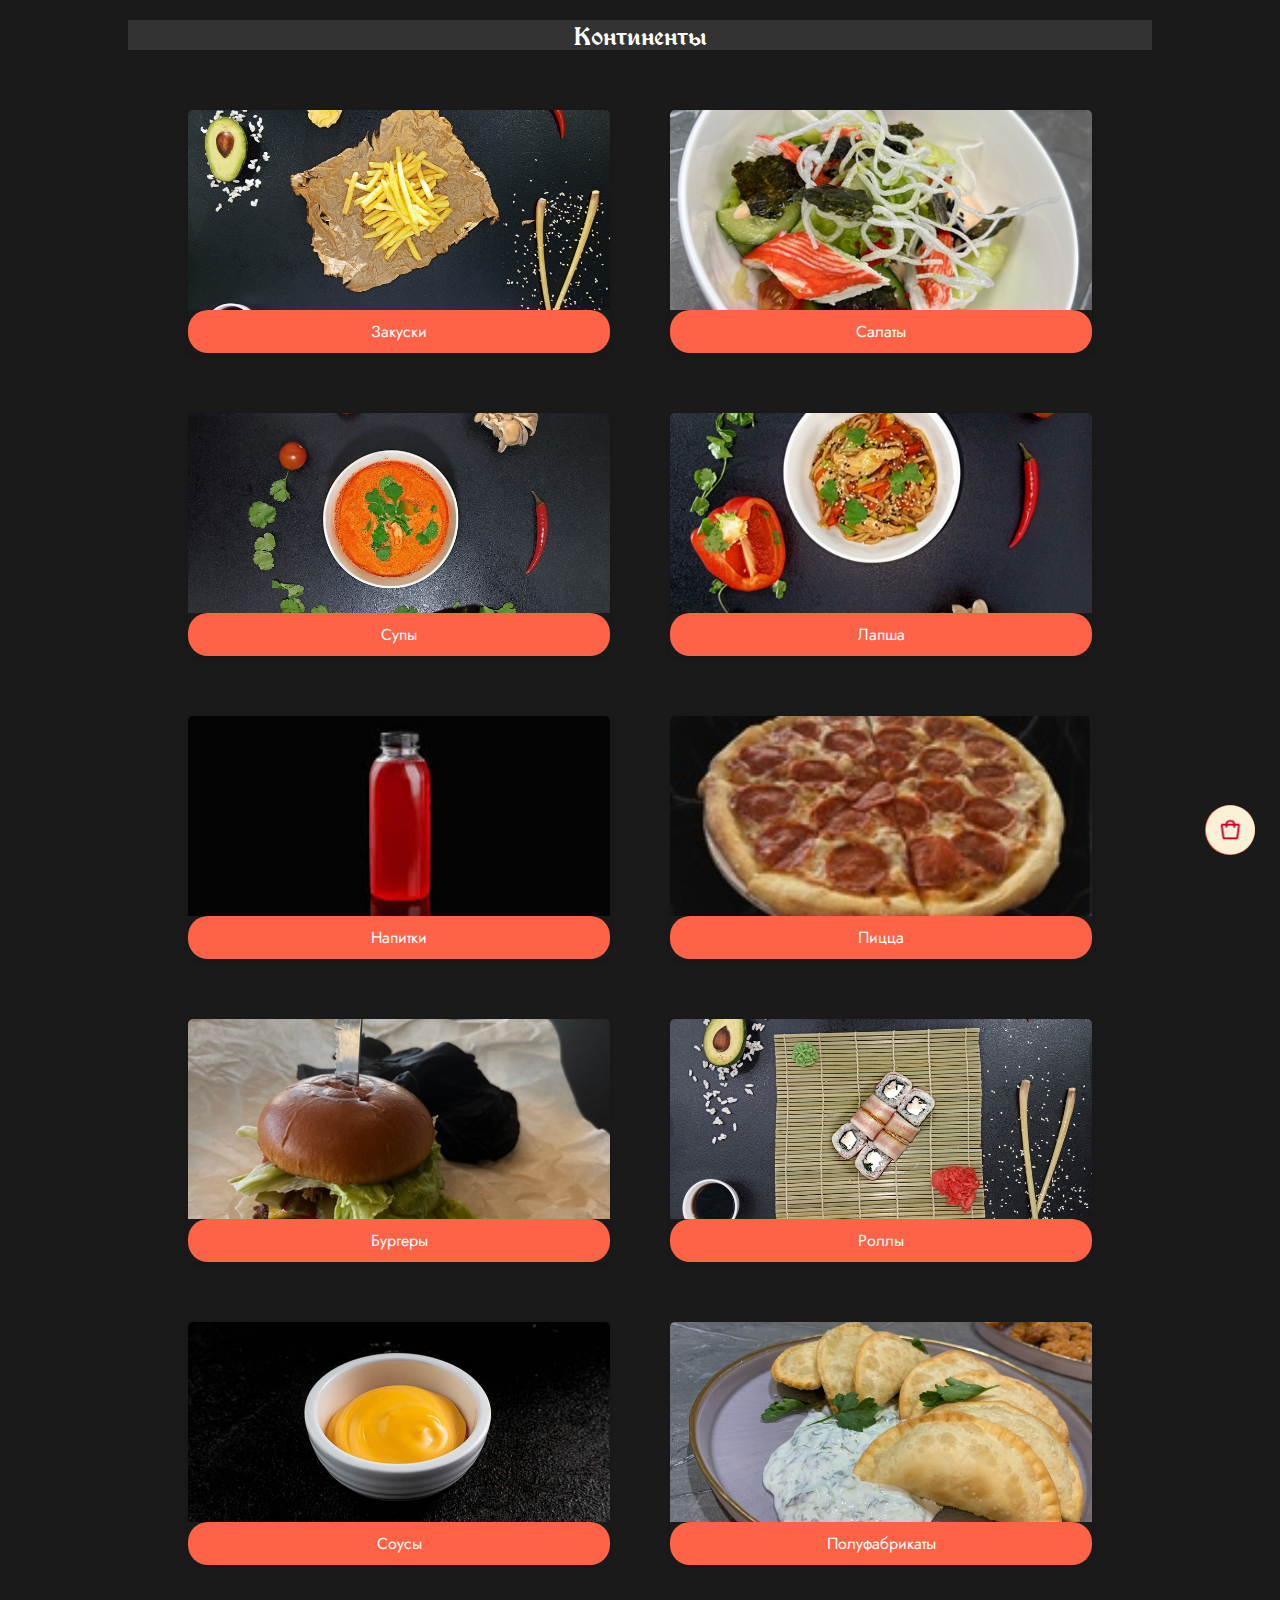
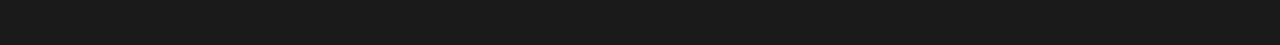
<file: index.html>
<!DOCTYPE html>
<html lang="en">
<head>
    <meta charset="UTF-8">
    <meta name="viewport" content="width=device-width, initial-scale=1.0">
    <title>Веб-приложение</title>
    <link rel="stylesheet" href="style.css">
</head>
<body>
    <header>
      <div class="header-text">Континенты</div>
        <nav>
            <ul>
              <a href="cart.html">
                  <div class="cart-btn">
                      <img src="cart.png" alt="Корзина">
                  </div>
              </a>
            </ul>
        </nav>
    </header>
    <main>
        <div class="product-grid">
            <div class="product-card">
                    <img src="fri.jpg" alt="Продукт 1">
                <a href="1.html" class="add-to-cart">
                    <span>Закуски</span>
                </a>
            </div>
            <div class="product-card">
                    <img src="kalifsal.jpg" alt="Продукт 2">
                <a href="2.html" class="add-to-cart">
                    <span>Салаты</span>
                </a>
            </div>
            <div class="product-card">
                    <img src="ton.jpg" alt="Продукт 3">
                <a href="3.html" class="add-to-cart">
                    <span>Супы</span>
                </a>
            </div>
            <div class="product-card">
                    <img src="udsobkyr.jpg" alt="Продукт 4">
                <a href="4.html" class="add-to-cart">
                    <span>Лапша</span>
                </a>
            </div>
            <div class="product-card">
                    <img src="mors.jpg" alt="Продукт 5">
                <a href="5.html" class="add-to-cart">
                    <span>Напитки</span>
                </a>
            </div>
            <div class="product-card">
              <img src="pep.jpg" alt="Продукт 6">
          <a href="9.html" class="add-to-cart">
              <span>Пицца</span>
          </a>
      </div>
      <div class="product-card">
        <img src="burg.jpg" alt="Продукт 7">
    <a href="10.html" class="add-to-cart">
        <span>Бургеры</span>
    </a>
</div>
            <div class="product-card">
                    <img src="socben.jpg" alt="Продукт 8">
                <a href="6.html" class="add-to-cart">
                    <span>Роллы</span>
                </a>
            </div>
            <div class="product-card">
                    <img src="sir.jpg" alt="Продукт 9">
                <a href="7.html" class="add-to-cart">
                    <span>Соусы</span>
                </a>
            </div>
            <div class="product-card">
                    <img src="chebmin.jpg" alt="Продукт 10">
                <a href="8.html" class="add-to-cart">
                    <span>Полуфабрикаты</span>
                </a>
            </div>
        </div>
    </main>
</body>
</html>
</file>
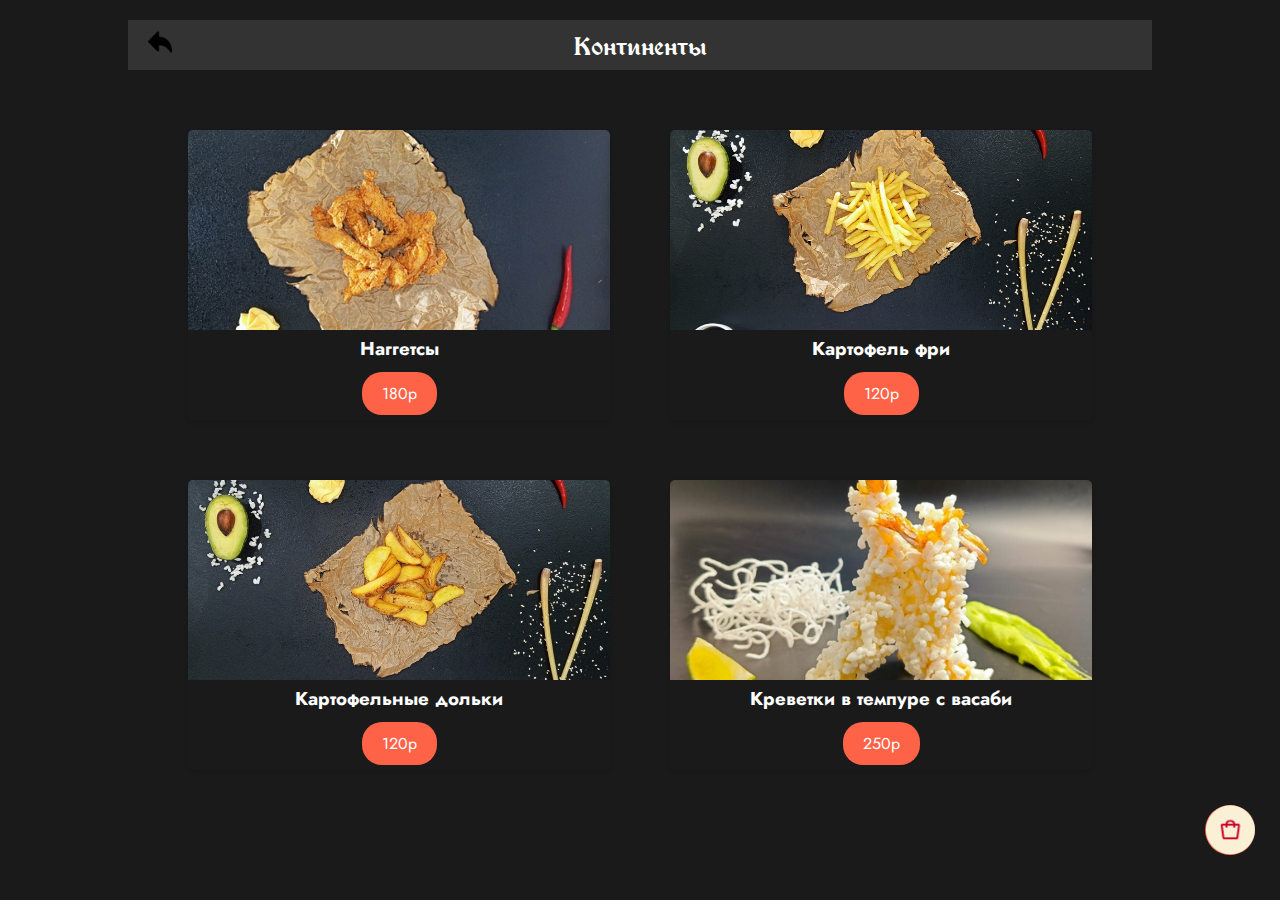
<file: 1.html>
<!DOCTYPE html>
<html lang="en">
<head>
    <meta charset="UTF-8">
    <meta name="viewport" content="width=device-width, initial-scale=1.0">
    <title>Закуски</title>
    <link rel="stylesheet" href="style.css">
</head>
<body id="page1">
    <header>
      <div class="header-text">Континенты</div>
      <nav>
        <ul>
            <li>
                <a href="index.html">
                    <img src="back.png" alt="Назад" style="width: 24px; height: 24px;">
                </a>
            </li>
            <a href="cart.html">
                <div class="cart-btn">
                    <img src="cart.png" alt="Корзина">
                </div>
            </a>
        </ul>
    </nav>
    </header>
    <main>
        <div class="product-grid">
          <div class="product-card" data-name="Наггетсы" data-price="180">
                <img src="trip.jpg" alt="Наггетсы">
                <div class="product-details">
                    <h3>Наггетсы</h3>
                    <div class="quantity-control" style="display: none;">
                        <button class="minus-btn">-</button>
                        <span class="quantity">1</span>
                        <button class="plus-btn">+</button>
                    </div>
                    <a href="#" class="add-to-cart">
                        <span>180р</span>
                    </a>
                </div>
            </div>
            <div class="product-card" data-name="Картофель фри" data-price="120">
                <img src="fri.jpg" alt="Картофель фри">
                <div class="product-details">
                    <h3>Картофель фри</h3>
                    <div class="quantity-control" style="display: none;">
                        <button class="minus-btn">-</button>
                        <span class="quantity">1</span>
                        <button class="plus-btn">+</button>
                    </div>
                    <a href="#" class="add-to-cart">
                        <span>120р</span>
                    </a>
                </div>
            </div>
            <div class="product-card" data-name="Картофельные дольки" data-price="120">
                <img src="der.jpg" alt="Картофельные дольки">
                <div class="product-details">
                    <h3>Картофельные дольки</h3>
                    <div class="quantity-control" style="display: none;">
                        <button class="minus-btn">-</button>
                        <span class="quantity">1</span>
                        <button class="plus-btn">+</button>
                    </div>
                    <a href="#" class="add-to-cart">
                        <span>120р</span>
                    </a>
                </div>
            </div>
            <div class="product-card" data-name="Креветки в темпуре с васаби" data-price="250">
                <img src="krev.jpg" alt="Креветки в темпуре с васаби">
                <div class="product-details">
                    <h3>Креветки в темпуре с васаби</h3>
                    <div class="quantity-control" style="display: none;">
                        <button class="minus-btn">-</button>
                        <span class="quantity">1</span>
                        <button class="plus-btn">+</button>
                    </div>
                    <a href="#" class="add-to-cart">
                        <span>250р</span>
                    </a>
                </div>
            </div>
        </div>
    </main>

    <div id="product-modal" class="modal">
        <div class="modal-content">
            <span class="close-btn">&times;</span>
            <h2 id="modal-title"></h2>
            <p id="modal-description"></p>
        </div>
    </div>

    <script src="script.js"></script>
</body>
</html>
</file>
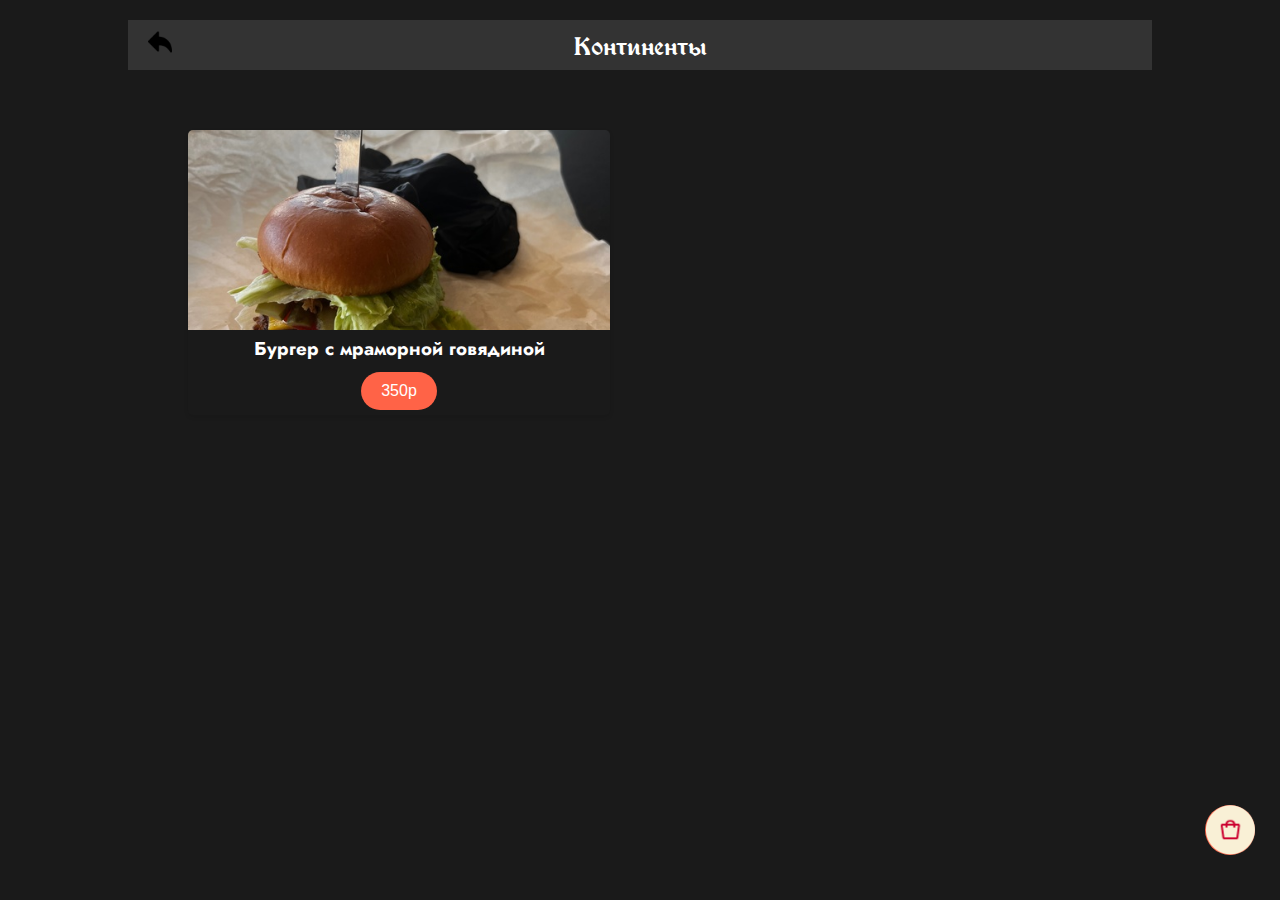
<file: 10.html>
<!DOCTYPE html>
<html lang="en">
<head>
  <meta charset="UTF-8">
  <meta name="viewport" content="width=device-width, initial-scale=1.0">
  <title>Бургеры</title>
  <link rel="stylesheet" href="style.css">
</head>
<body id="page5">
  <header>
    <div class="header-text">Континенты</div>
    <nav>
      <ul>
          <li>
              <a href="index.html">
                  <img src="back.png" alt="Назад" style="width: 24px; height: 24px;">
              </a>
          </li>
          <a href="cart.html">
              <div class="cart-btn">
                  <img src="cart.png" alt="Корзина">
              </div>
          </a>
      </ul>
  </nav>
  </header>
  <main>
    <div class="product-grid">
      <div class="product-card" data-name="Бургер с мраморной говядиной" data-price="350">
          <img src="burg.jpg" alt="Бургер с мраморной говядиной">
        <div class="product-details">
          <h3>Бургер с мраморной говядиной</h3>
          <div class="quantity-control" style="display: none;">
            <button class="minus-btn">-</button>
            <span class="quantity">1</span>
            <button class="plus-btn">+</button>
          </div>
          <button class="add-to-cart">350р</button>
        </div>
      </div>
    </div>
  </main>

  <div id="product-modal" class="modal">
    <div class="modal-content">
        <span class="close-btn">&times;</span>
        <h2 id="modal-title"></h2>
        <p id="modal-description"></p>
    </div>
</div>


  <script src="script.js"></script>
</body>
</html>
</file>
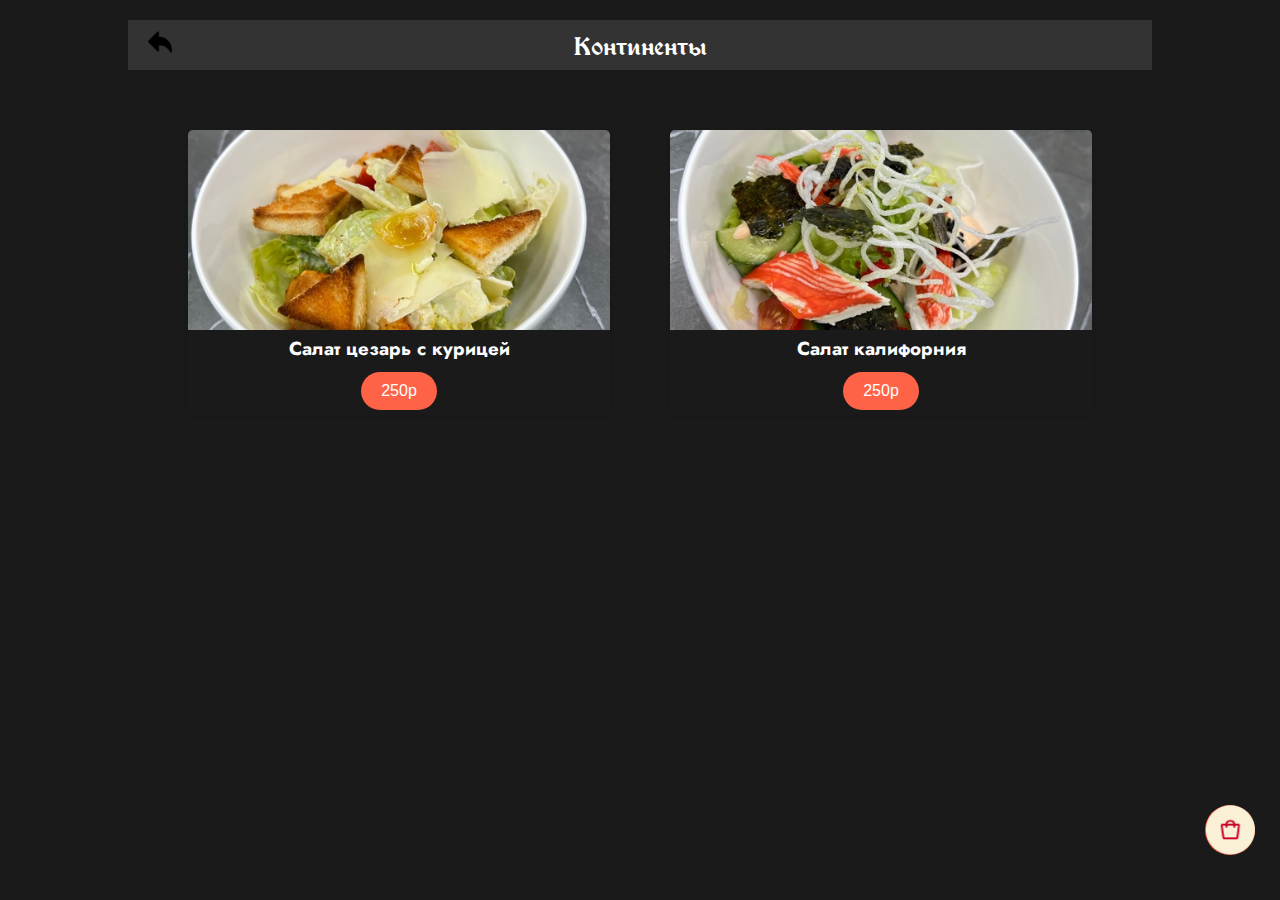
<file: 2.html>
<!DOCTYPE html>
<html lang="en">
<head>
  <meta charset="UTF-8">
  <meta name="viewport" content="width=device-width, initial-scale=1.0">
  <title>Салаты</title>
  <link rel="stylesheet" href="style.css">
</head>
<body id="page2">
  <header>
    <div class="header-text">Континенты</div>
    <nav>
      <ul>
          <li>
              <a href="index.html">
                  <img src="back.png" alt="Назад" style="width: 24px; height: 24px;">
              </a>
          </li>
          <a href="cart.html">
              <div class="cart-btn">
                  <img src="cart.png" alt="Корзина">
              </div>
          </a>
      </ul>
  </nav>
  </header>
  <main>
    <div class="product-grid">
      <div class="product-card" data-name="Салат цезарь с курицей" data-price="250">
          <img src="chez.jpg" alt="Салат цезарь с курицей">
        <div class="product-details">
          <h3>Салат цезарь с курицей</h3>
          <div class="quantity-control" style="display: none;">
            <button class="minus-btn">-</button>
            <span class="quantity">1</span>
            <button class="plus-btn">+</button>
          </div>
          <button class="add-to-cart">250р</button>
        </div>
      </div>
      <div class="product-card" data-name="Салат калифорния" data-price="250">
        <img src="kalifsal.jpg" alt="Салат калифорния">
        <div class="product-details">
          <h3>Салат калифорния</h3>
          <div class="quantity-control" style="display: none;">
            <button class="minus-btn">-</button>
            <span class="quantity">1</span>
            <button class="plus-btn">+</button>
          </div>
          <button class="add-to-cart">250р</button>
        </div>
      </div>
    </div>
  </main>

  <div id="product-modal" class="modal">
    <div class="modal-content">
        <span class="close-btn">&times;</span>
        <h2 id="modal-title"></h2>
        <p id="modal-description"></p>
    </div>
</div>

  <script src="script.js"></script>
</body>
</html>
</file>
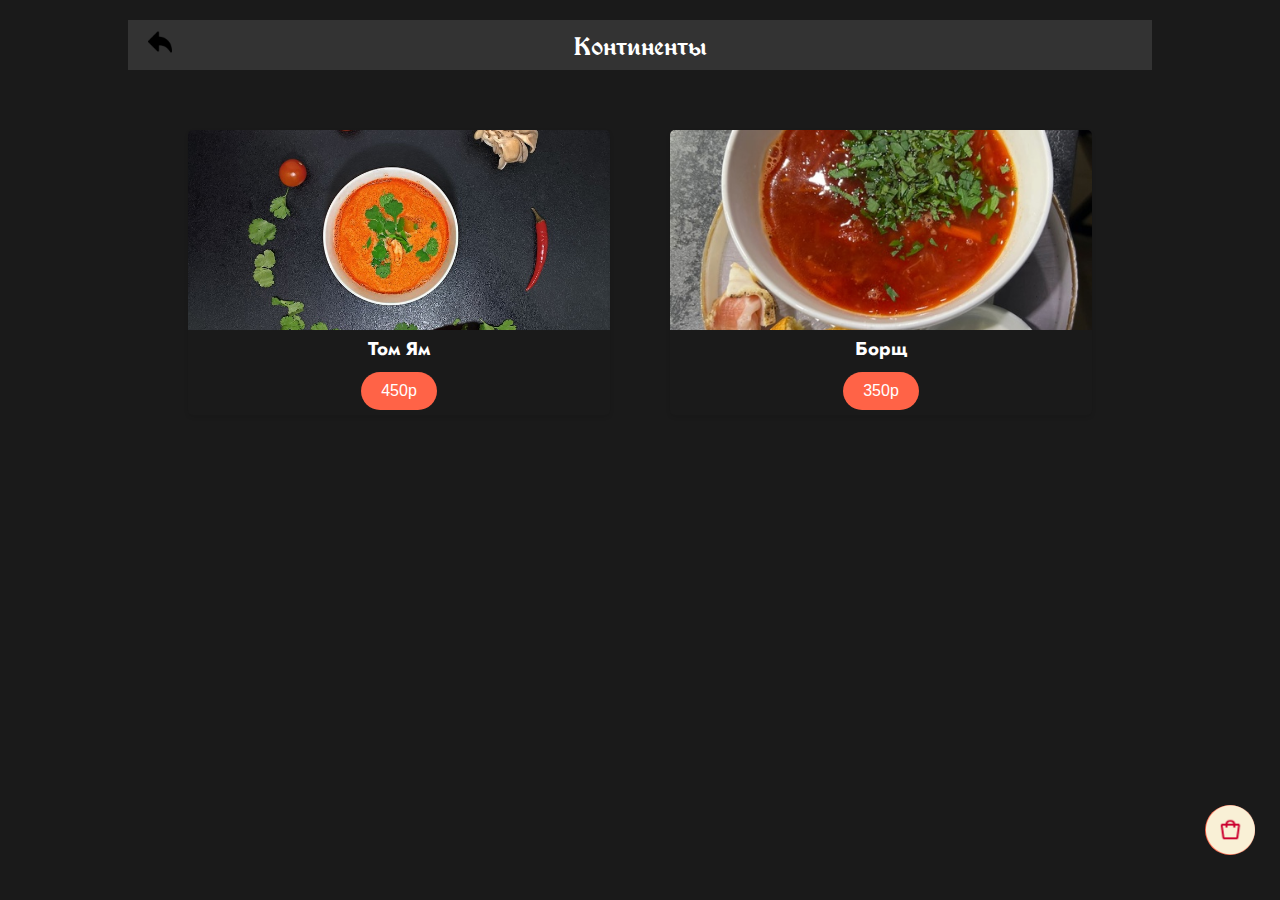
<file: 3.html>
<!DOCTYPE html>
<html lang="en">
<head>
  <meta charset="UTF-8">
  <meta name="viewport" content="width=device-width, initial-scale=1.0">
  <title>Супы</title>
  <link rel="stylesheet" href="style.css">
</head>
<body id="page3">
  <header>
    <div class="header-text">Континенты</div>
    <nav>
      <ul>
          <li>
              <a href="index.html">
                  <img src="back.png" alt="Назад" style="width: 24px; height: 24px;">
              </a>
          </li>
          <a href="cart.html">
              <div class="cart-btn">
                  <img src="cart.png" alt="Корзина">
              </div>
          </a>
      </ul>
  </nav>
  </header>
  <main>
    <div class="product-grid">
      <div class="product-card" data-name="Том Ям" data-price="450">
        <img src="ton.jpg" alt="Том Ям">
        <div class="product-details">
          <h3>Том Ям</h3>
          <div class="quantity-control" style="display: none;">
            <button class="minus-btn">-</button>
            <span class="quantity">1</span>
            <button class="plus-btn">+</button>
          </div>
          <button class="add-to-cart">450р</button>
        </div>
      </div>
      <div class="product-card" data-name="Борщ" data-price="250">
        <img src="bor.jpg" alt="Борщ">
        <div class="product-details">
          <h3>Борщ</h3>
          <div class="quantity-control" style="display: none;">
            <button class="minus-btn">-</button>
            <span class="quantity">1</span>
            <button class="plus-btn">+</button>
          </div>
          <button class="add-to-cart">350р</button>
        </div>
      </div>
    </div>
  </main>

  <div id="product-modal" class="modal">
    <div class="modal-content">
        <span class="close-btn">&times;</span>
        <h2 id="modal-title"></h2>
        <p id="modal-description"></p>
    </div>
</div>

  <script src="script.js"></script>
</body>
</html>
</file>
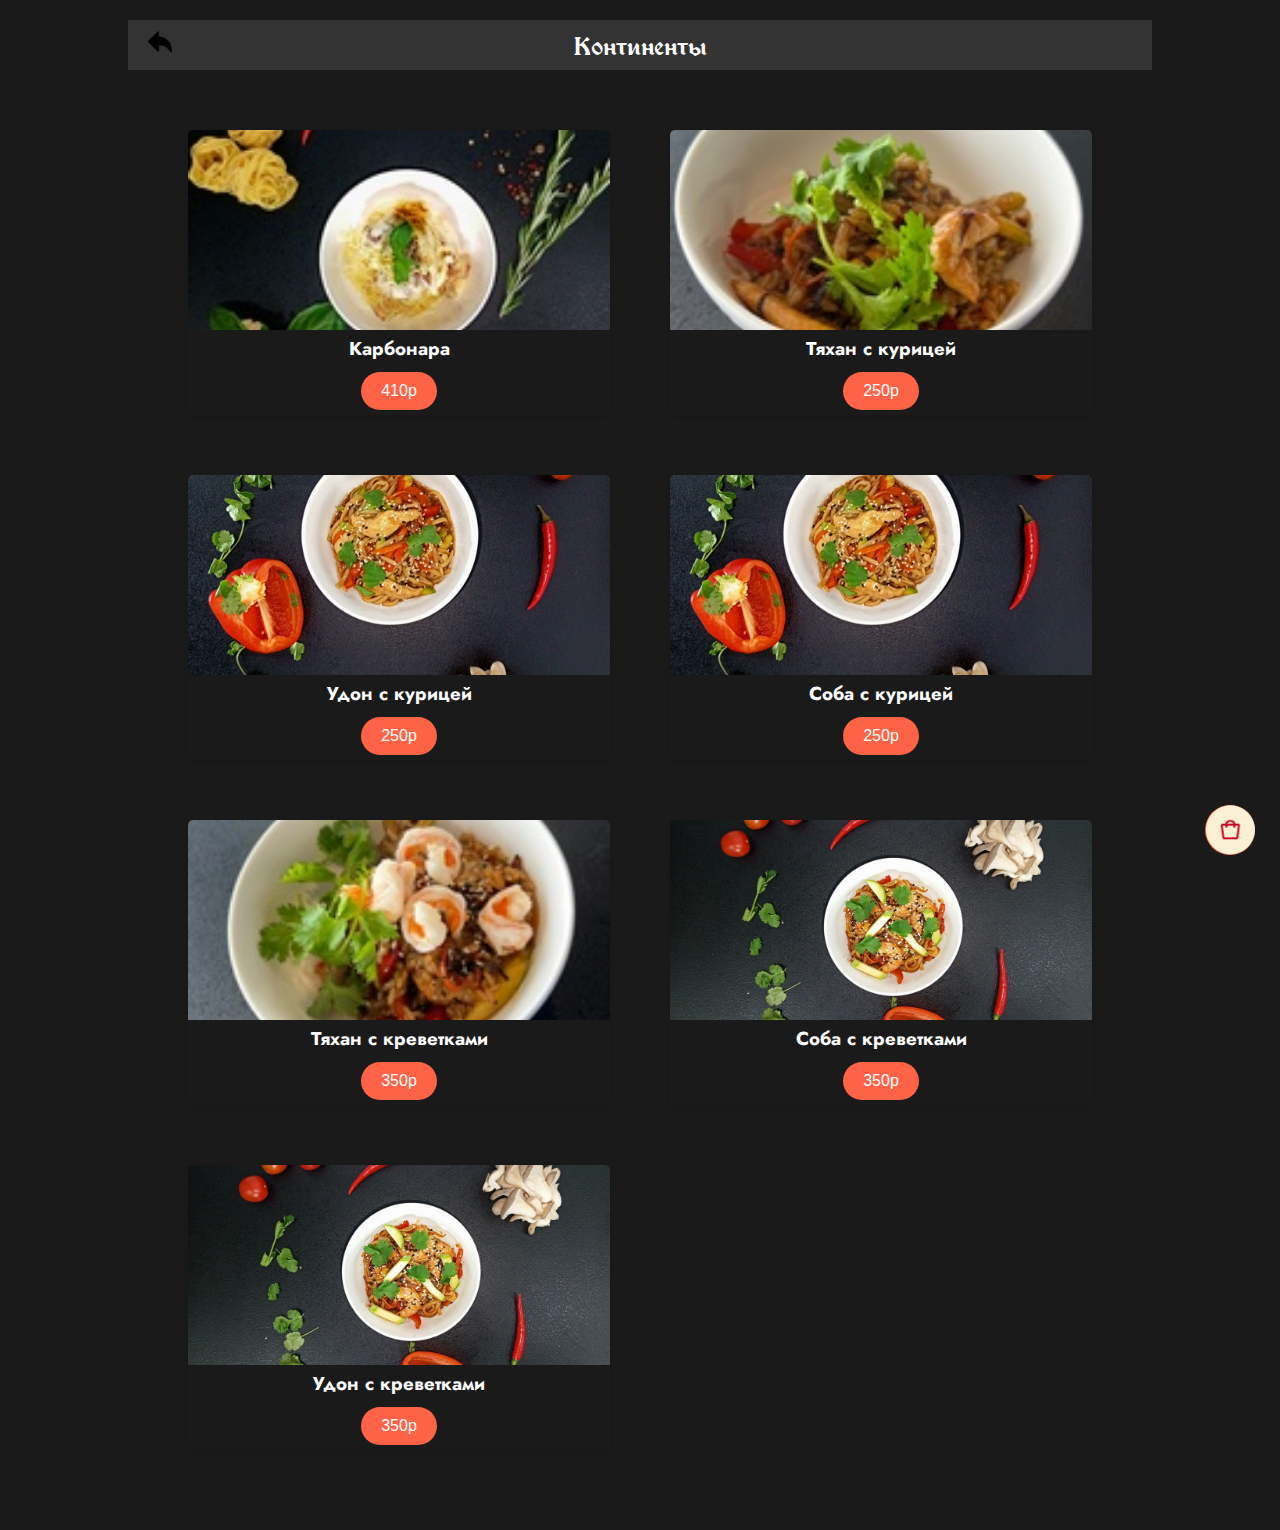
<file: 4.html>
<!DOCTYPE html>
<html lang="en">
<head>
  <meta charset="UTF-8">
  <meta name="viewport" content="width=device-width, initial-scale=1.0">
  <title>Лапша</title>
  <link rel="stylesheet" href="style.css">
</head>
<body id="page4">
  <header>
    <div class="header-text">Континенты</div>
    <nav>
      <ul>
          <li>
              <a href="index.html">
                  <img src="back.png" alt="Назад" style="width: 24px; height: 24px;">
              </a>
          </li>
          <a href="cart.html">
              <div class="cart-btn">
                  <img src="cart.png" alt="Корзина">
              </div>
          </a>
      </ul>
  </nav>
  </header>
  <main>
    <div class="product-grid">
      <div class="product-card" data-name="Карбонара" data-price="410">
          <img src="karb.jpg" alt="Карбонара">
        <div class="product-details">
          <h3>Карбонара</h3>
          <div class="quantity-control" style="display: none;">
            <button class="minus-btn">-</button>
            <span class="quantity">1</span>
            <button class="plus-btn">+</button>
          </div>
          <button class="add-to-cart">410р</button>
        </div>
      </div>
      <div class="product-card" data-name="Тяхан с курицей" data-price="250">
          <img src="sobkyr.jpg" alt="Тяхан с курицей">
        <div class="product-details">
          <h3>Тяхан c курицей</h3>
          <div class="quantity-control" style="display: none;">
            <button class="minus-btn">-</button>
            <span class="quantity">1</span>
            <button class="plus-btn">+</button>
          </div>
          <button class="add-to-cart">250р</button>
        </div>
      </div>
      <div class="product-card" data-name="Удон с курицей" data-price="250">
        <img src="udsobkyr.jpg" alt="Удон с курицей">
      <div class="product-details">
        <h3>Удон с курицей</h3>
        <div class="quantity-control" style="display: none;">
          <button class="minus-btn">-</button>
          <span class="quantity">1</span>
          <button class="plus-btn">+</button>
        </div>
        <button class="add-to-cart">250р</button>
      </div>
    </div>
    <div class="product-card" data-name="Соба с курицей" data-price="250">
      <img src="udsobkyr.jpg" alt="Соба с курицей">
    <div class="product-details">
      <h3>Соба с курицей</h3>
      <div class="quantity-control" style="display: none;">
        <button class="minus-btn">-</button>
        <span class="quantity">1</span>
        <button class="plus-btn">+</button>
      </div>
      <button class="add-to-cart">250р</button>
    </div>
  </div>
      <div class="product-card" data-name="Тяхан с креветками" data-price="350">
          <img src="sobkrev.jpg" alt="Тяхан с креветками">
        <div class="product-details">
          <h3>Тяхан с креветками</h3>
          <div class="quantity-control" style="display: none;">
            <button class="minus-btn">-</button>
            <span class="quantity">1</span>
            <button class="plus-btn">+</button>
          </div>
          <button class="add-to-cart">350р</button>
        </div>
      </div>
      <div class="product-card" data-name="Соба с креветками" data-price="350">
        <img src="udsobk.jpg" alt="Соба с креветками">
      <div class="product-details">
        <h3>Соба с креветками</h3>
        <div class="quantity-control" style="display: none;">
          <button class="minus-btn">-</button>
          <span class="quantity">1</span>
          <button class="plus-btn">+</button>
        </div>
        <button class="add-to-cart">350р</button>
      </div>
    </div>
    <div class="product-card" data-name="Удон с креветками" data-price="350">
      <img src="udsobk.jpg" alt="Удон с креветками">
    <div class="product-details">
      <h3>Удон с креветками</h3>
      <div class="quantity-control" style="display: none;">
        <button class="minus-btn">-</button>
        <span class="quantity">1</span>
        <button class="plus-btn">+</button>
      </div>
      <button class="add-to-cart">350р</button>
    </div>
  </div>
    </div>
  </main>

  <div id="product-modal" class="modal">
    <div class="modal-content">
        <span class="close-btn">&times;</span>
        <h2 id="modal-title"></h2>
        <p id="modal-description"></p>
    </div>
</div>

  <script src="script.js"></script>
</body>
</html>
</file>
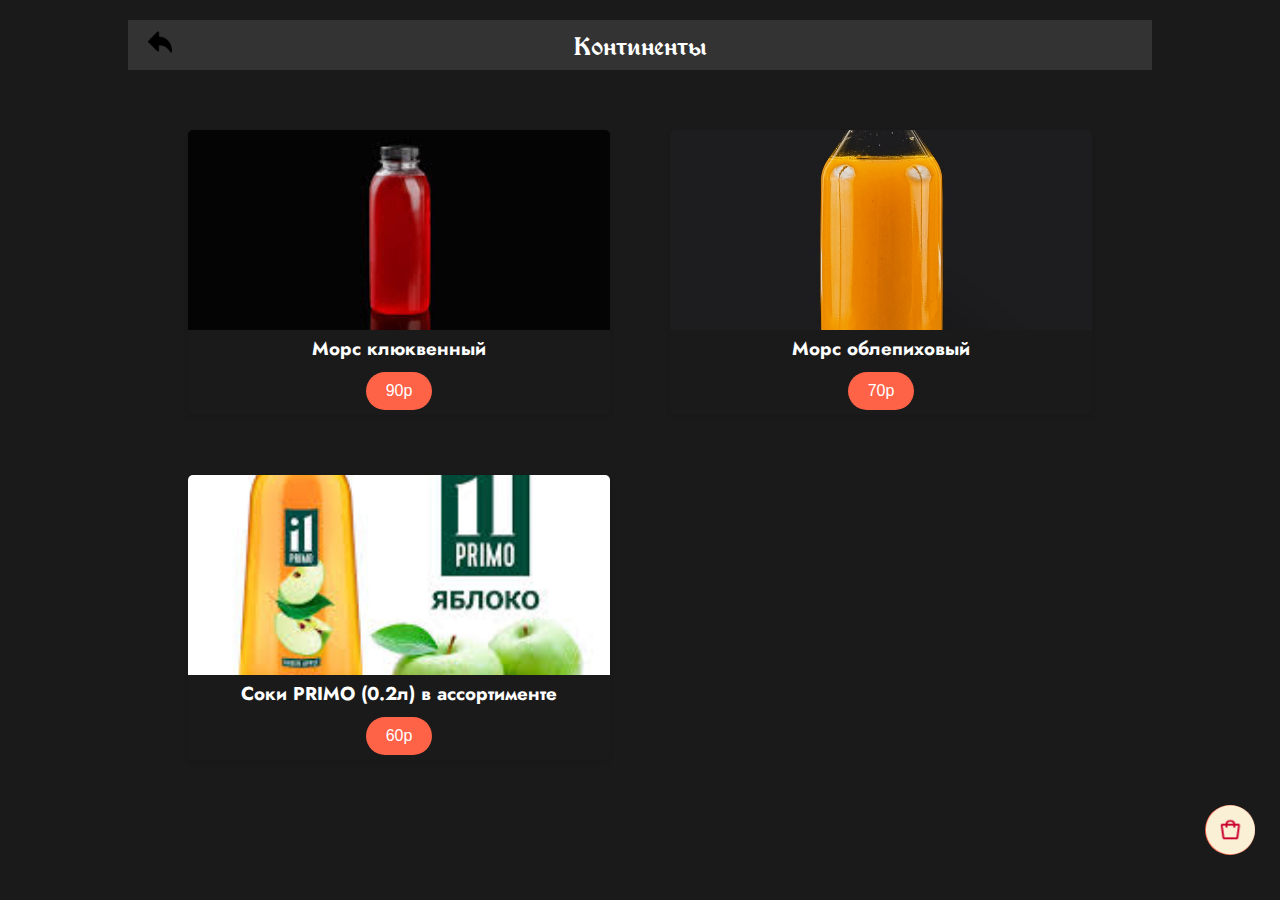
<file: 5.html>
<!DOCTYPE html>
<html lang="en">
<head>
  <meta charset="UTF-8">
  <meta name="viewport" content="width=device-width, initial-scale=1.0">
  <title>Напитки</title>
  <link rel="stylesheet" href="style.css">
</head>
<body id="page5">
  <header>
    <div class="header-text">Континенты</div>
    <nav>
      <ul>
          <li>
              <a href="index.html">
                  <img src="back.png" alt="Назад" style="width: 24px; height: 24px;">
              </a>
          </li>
          <a href="cart.html">
              <div class="cart-btn">
                  <img src="cart.png" alt="Корзина">
              </div>
          </a>
      </ul>
  </nav>
  </header>
  <main>
    <div class="product-grid">
      <div class="product-card" data-name="Морс клюквенный" data-price="90">
          <img src="mors.jpg" alt="Морс клюквенный">
        <div class="product-details">
          <h3>Морс клюквенный</h3>
          <div class="quantity-control" style="display: none;">
            <button class="minus-btn">-</button>
            <span class="quantity">1</span>
            <button class="plus-btn">+</button>
          </div>
          <button class="add-to-cart">90р</button>
        </div>
      </div>
      <div class="product-card" data-name="Морс облепиховый" data-price="70">
          <img src="mors-oblepiha-min.jpg" alt="Морс облепиховый">
        <div class="product-details">
          <h3>Морс облепиховый</h3>
          <div class="quantity-control" style="display: none;">
            <button class="minus-btn">-</button>
            <span class="quantity">1</span>
            <button class="plus-btn">+</button>
          </div>
          <button class="add-to-cart">70р</button>
        </div>
      </div>
      <div class="product-card" data-name="Соки PRIMO (0.2л) в ассортименте" data-price="60">
          <img src="sokprim.jpg" alt="Соки PRIMO (0.2л) в ассортименте">
        <div class="product-details">
          <h3>Соки PRIMO (0.2л) в ассортименте</h3>
          <div class="quantity-control" style="display: none;">
            <button class="minus-btn">-</button>
            <span class="quantity">1</span>
            <button class="plus-btn">+</button>
          </div>
          <button class="add-to-cart">60р</button>
        </div>
      </div>
    </div>
  </main>
  <script src="script.js"></script>
</body>
</html>
</file>
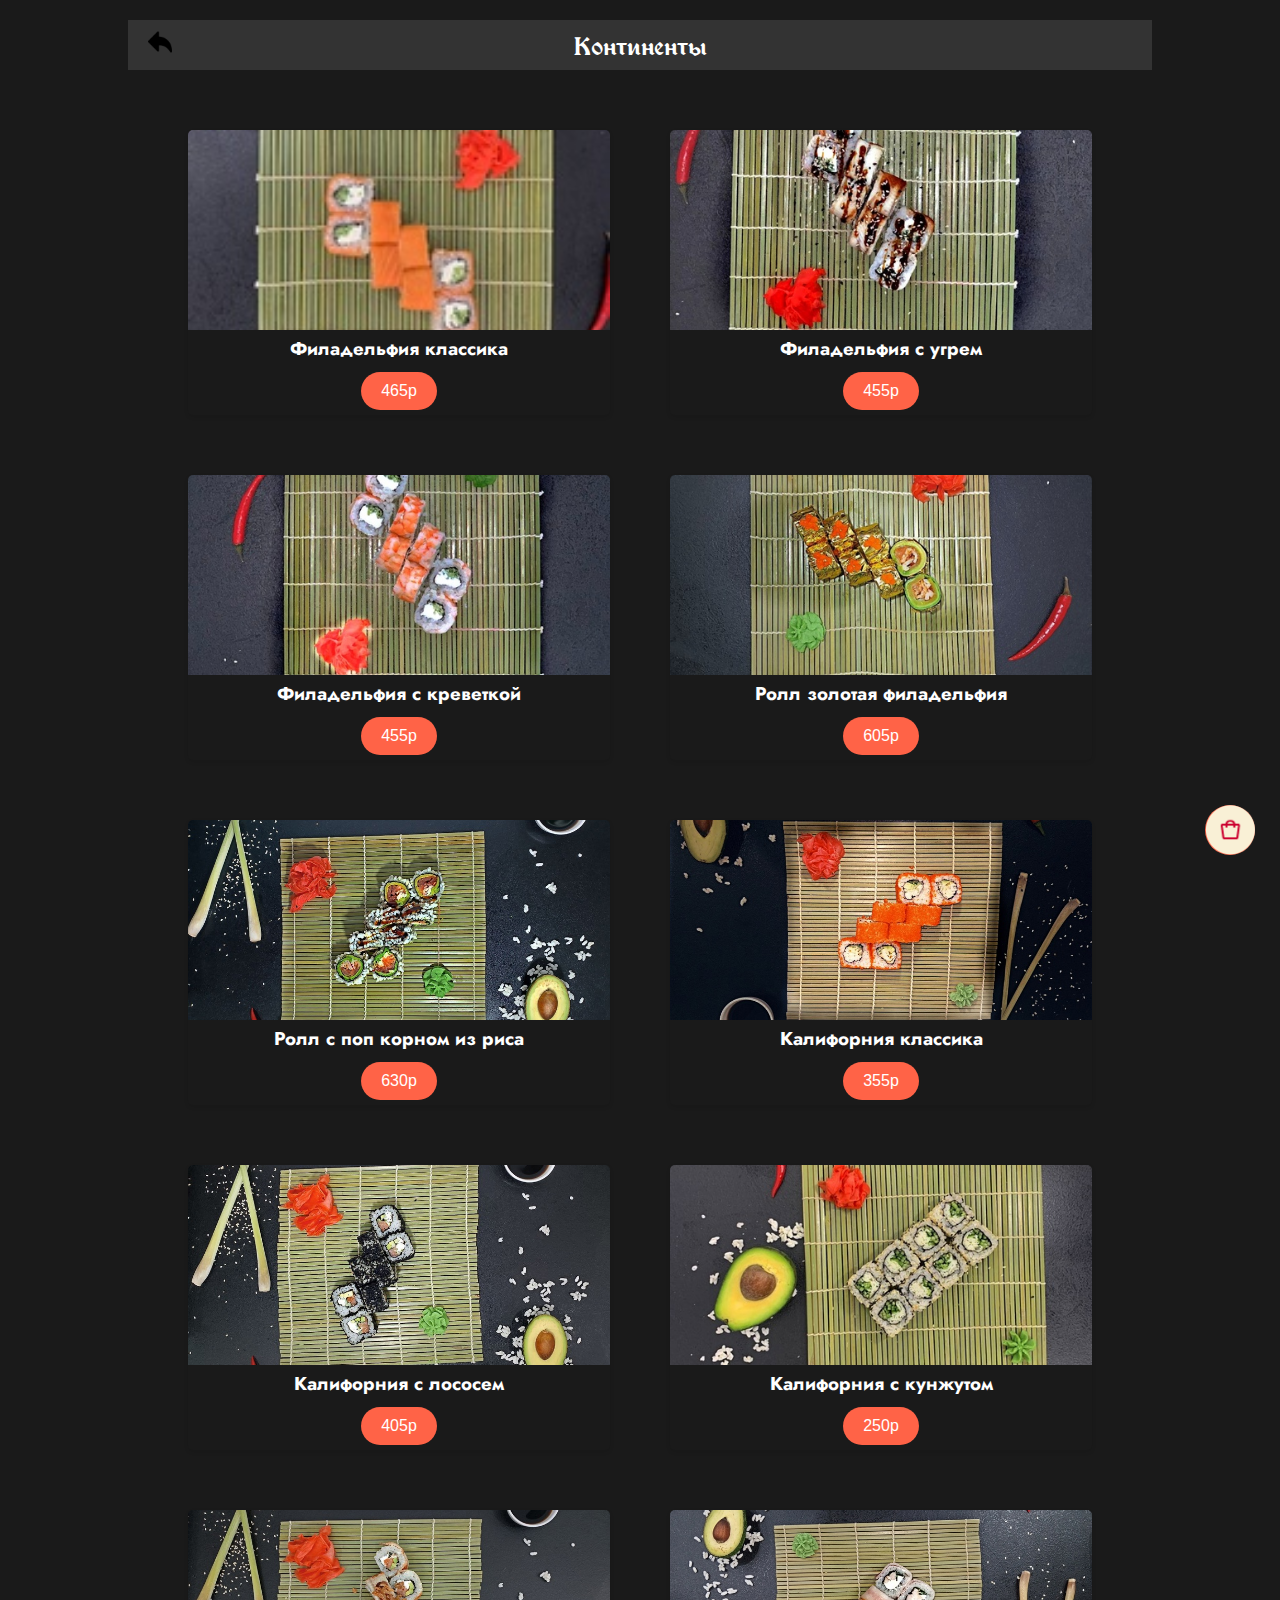
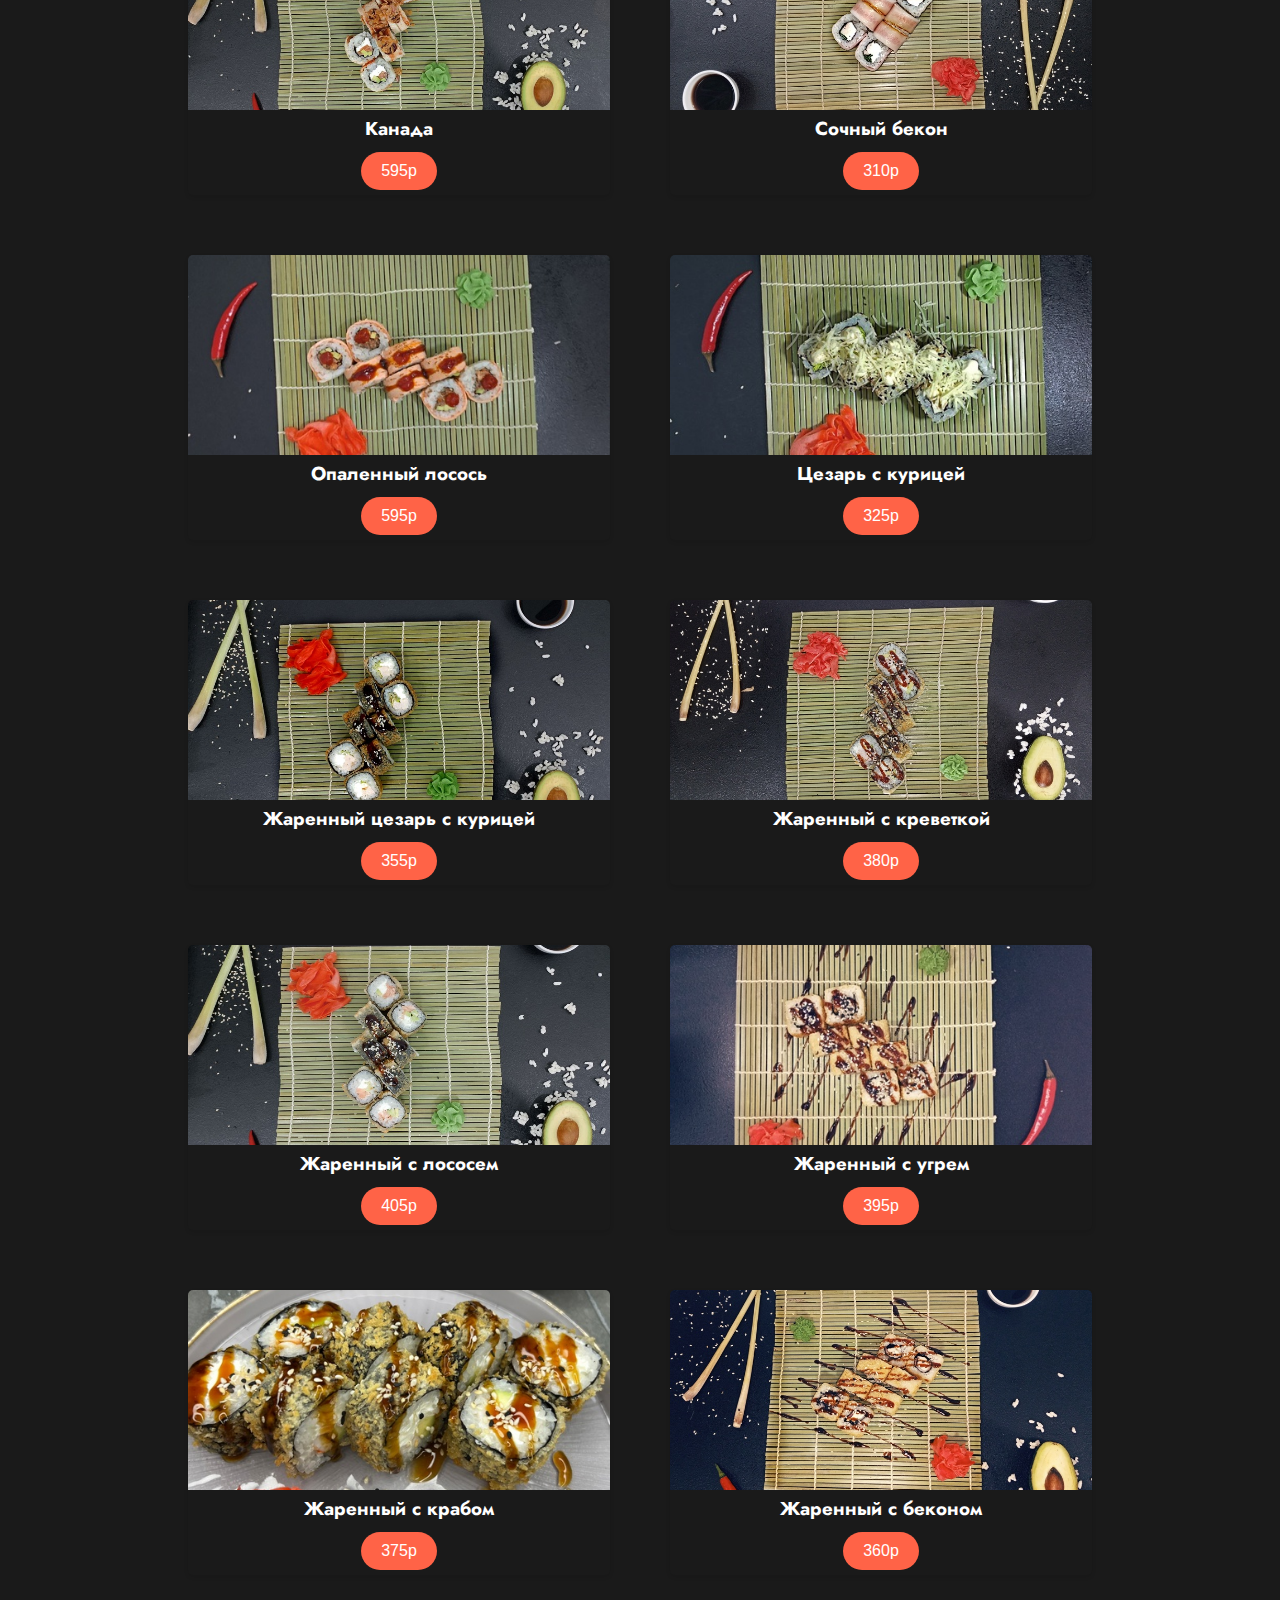
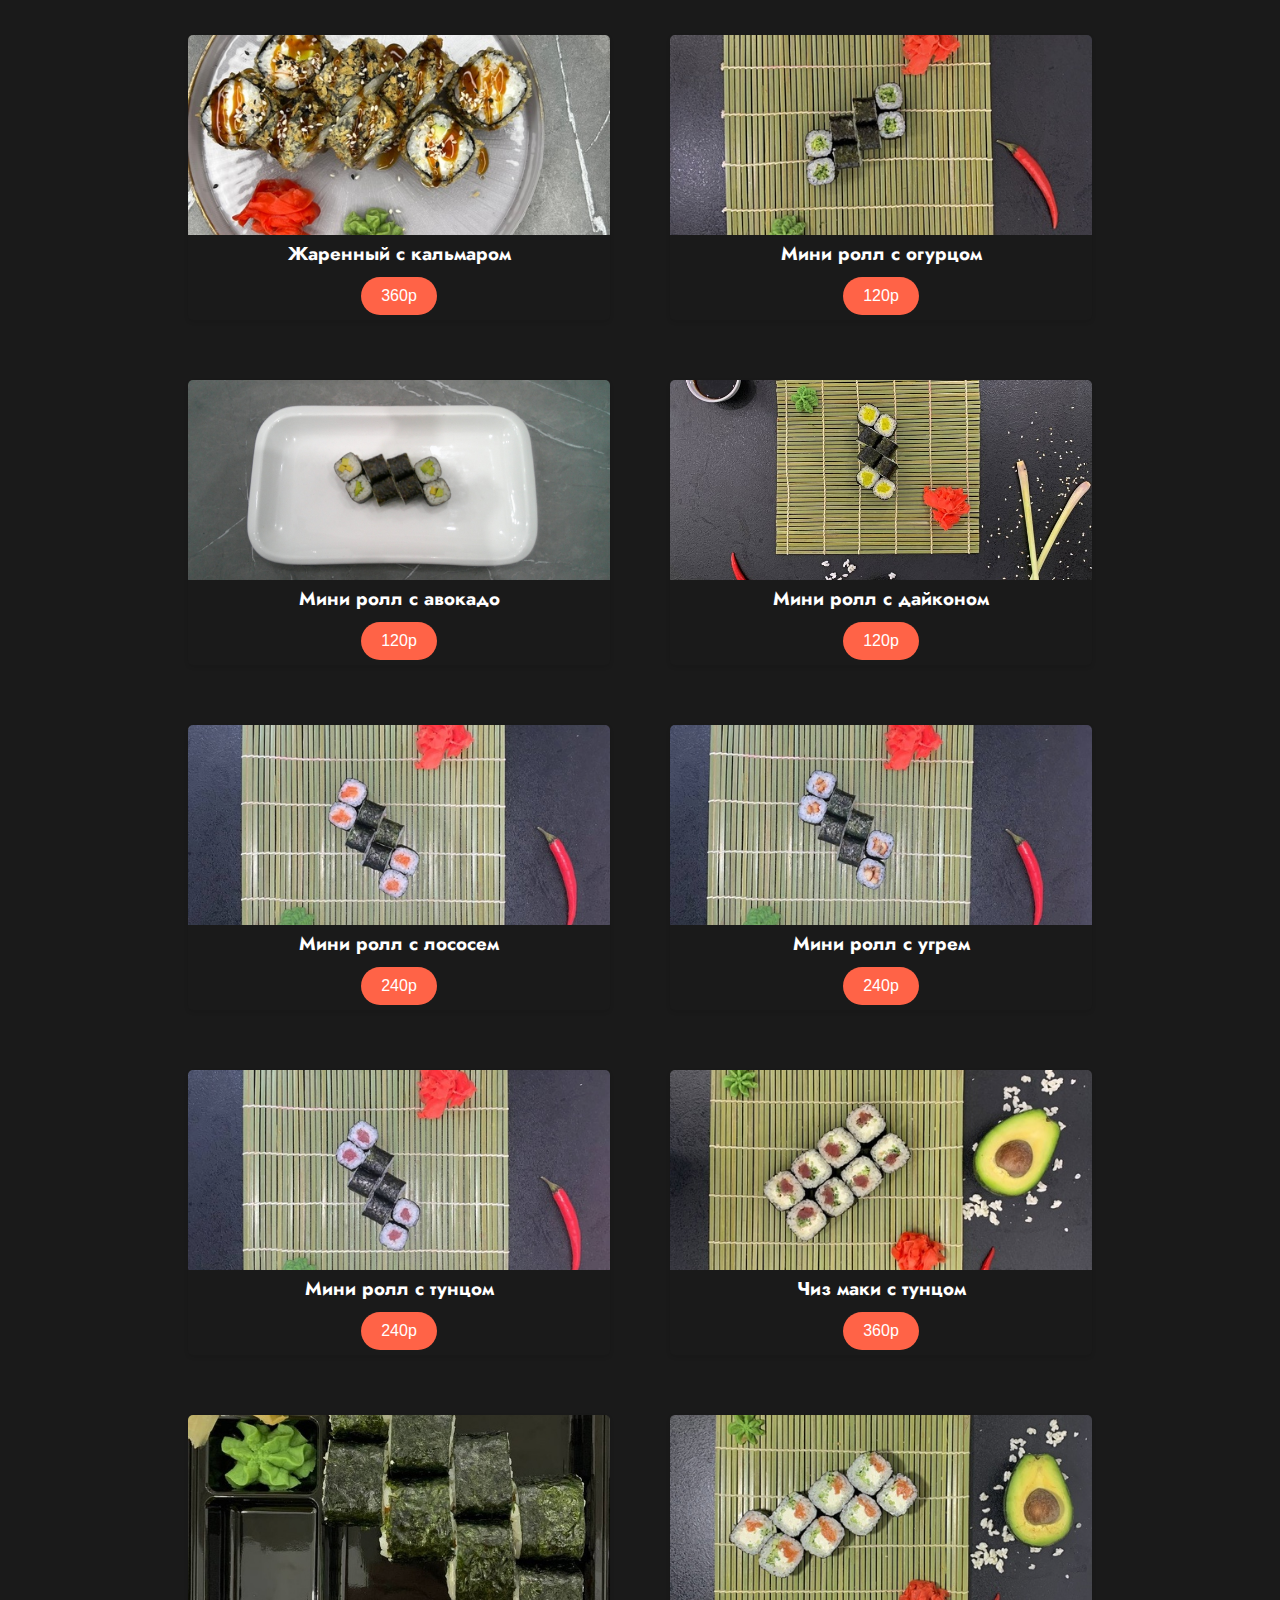
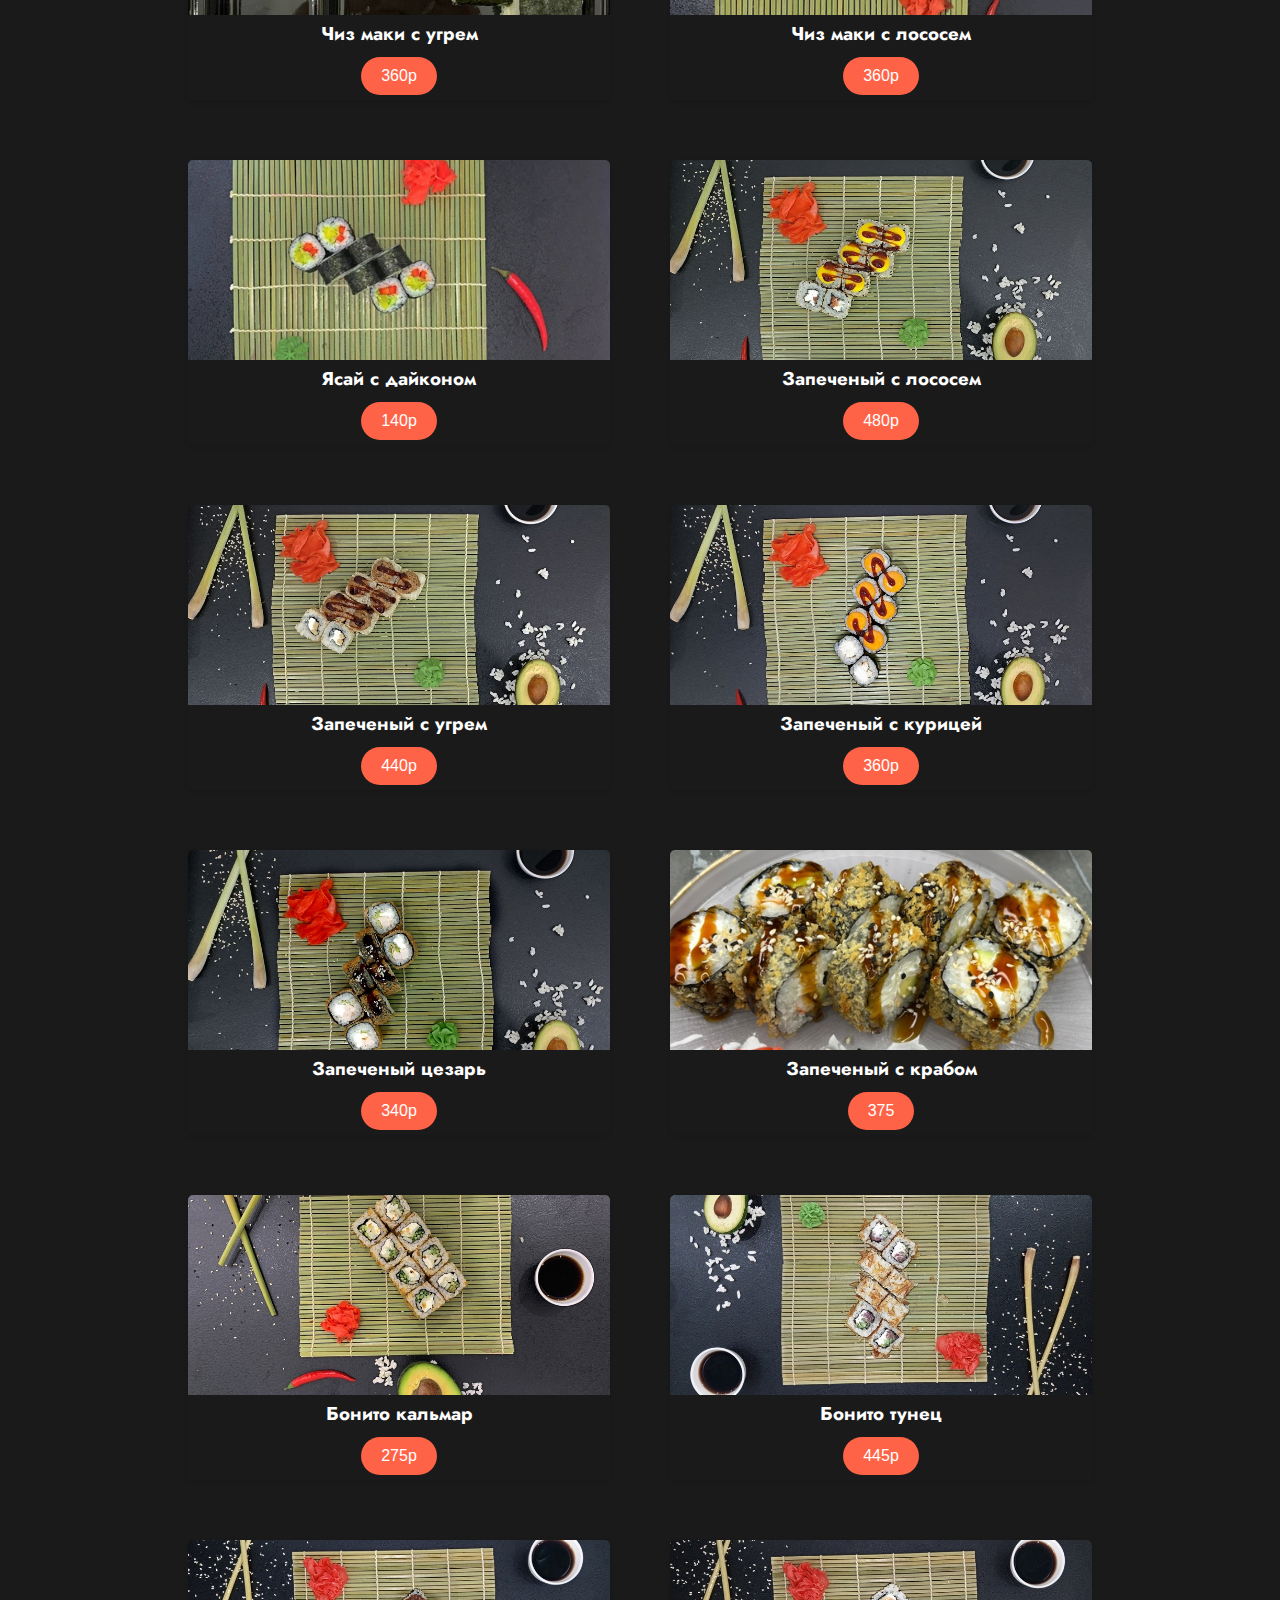
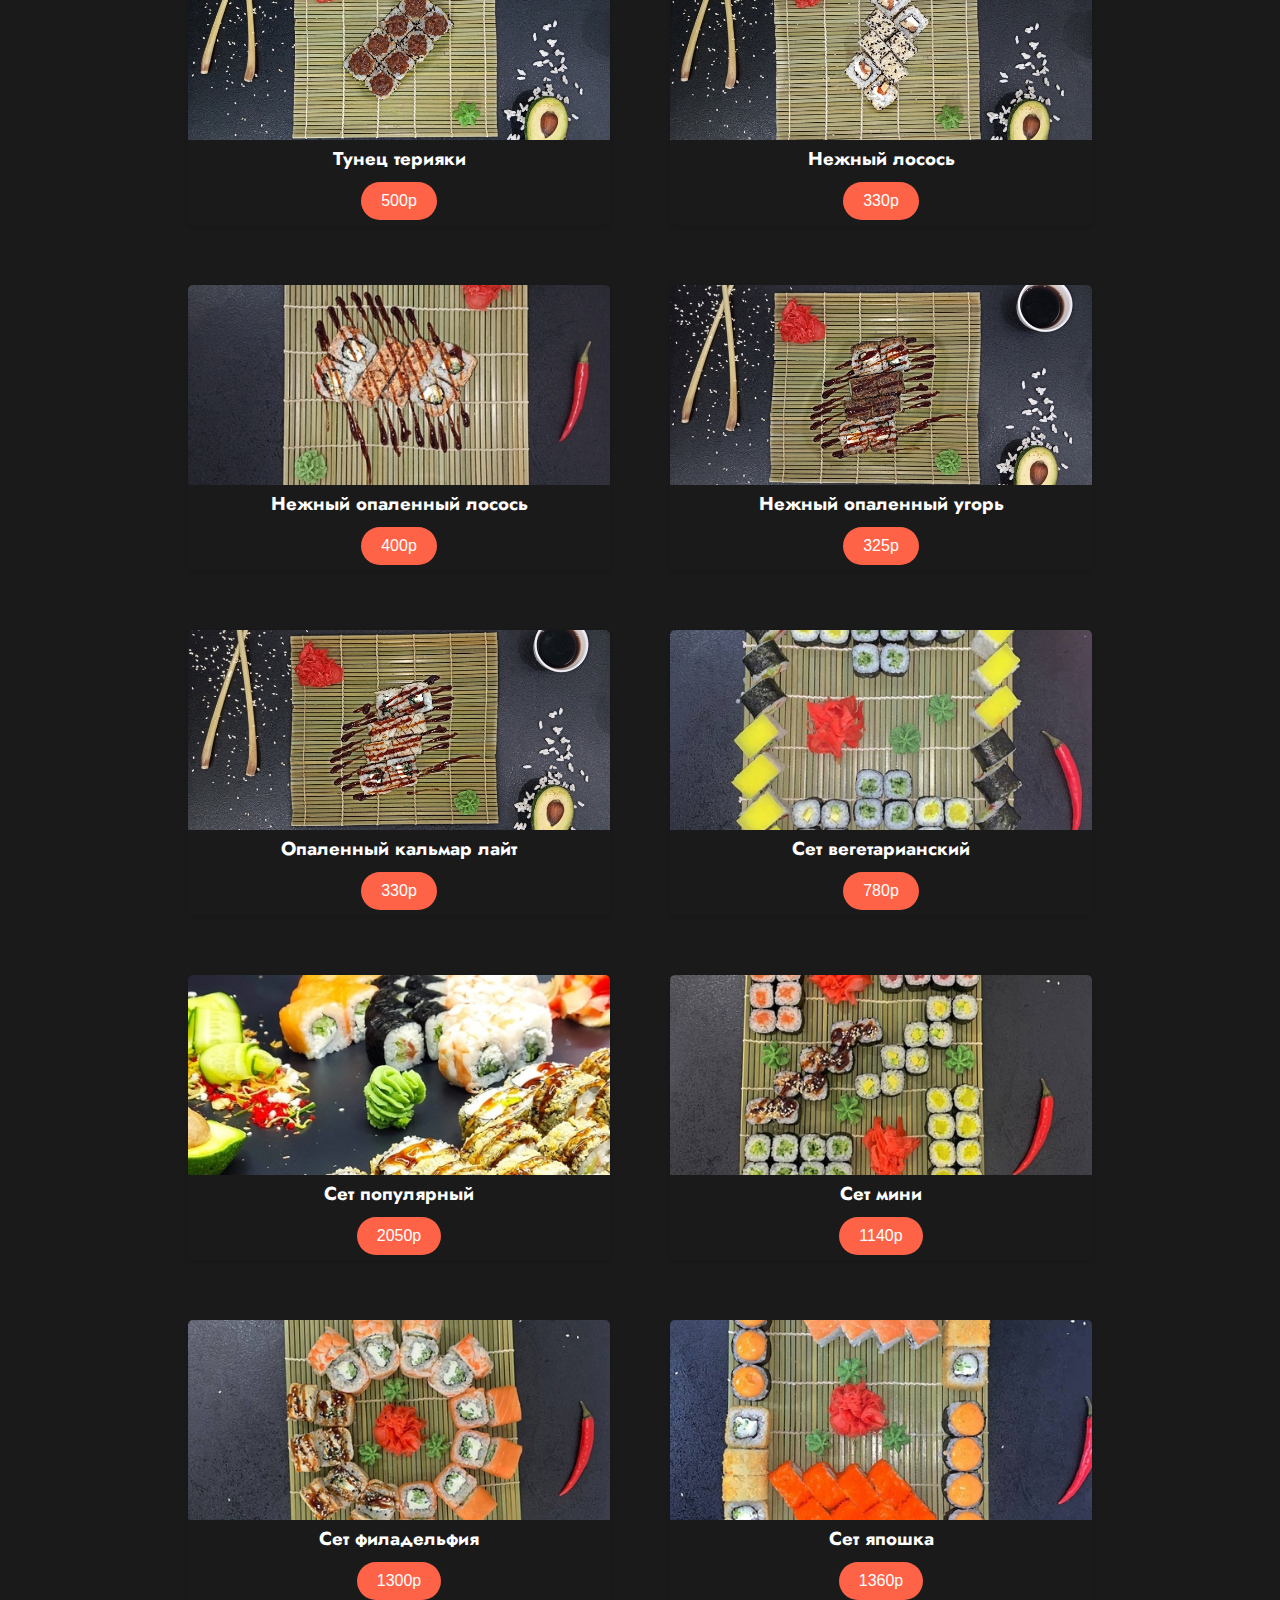
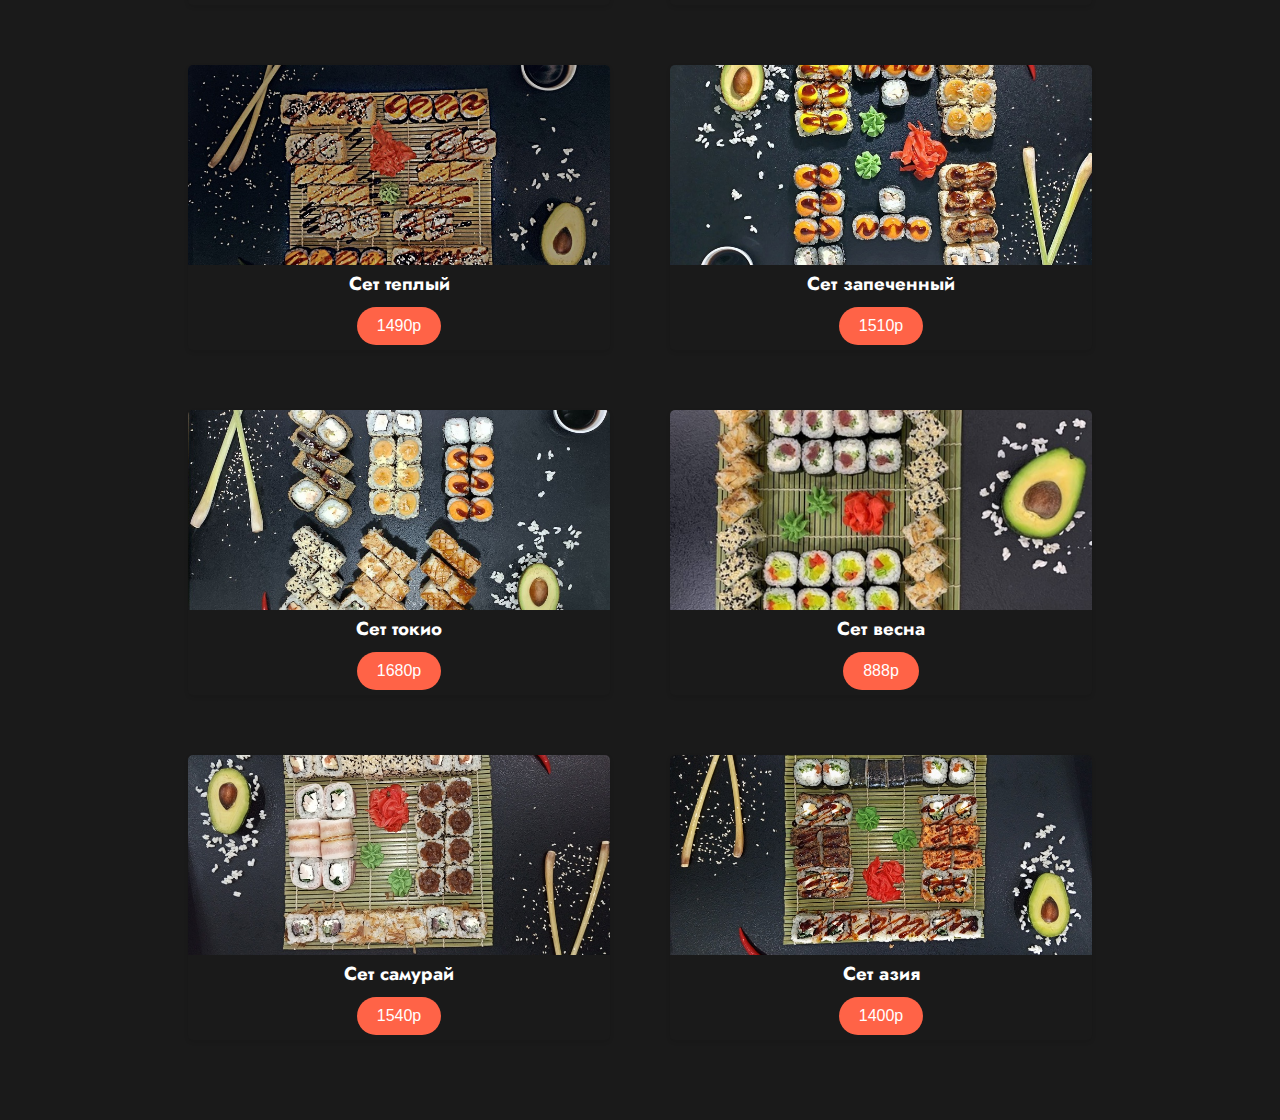
<file: 6.html>
<!DOCTYPE html>
<html lang="en">
<head>
  <meta charset="UTF-8">
  <meta name="viewport" content="width=device-width, initial-scale=1.0">
  <title>Роллы</title>
  <link rel="stylesheet" href="style.css">
</head>
<body id="page6">
  <header>
    <div class="header-text">Континенты</div>
    <nav>
      <ul>
          <li>
              <a href="index.html">
                  <img src="back.png" alt="Назад" style="width: 24px; height: 24px;">
              </a>
          </li>
          <a href="cart.html">
              <div class="cart-btn">
                  <img src="cart.png" alt="Корзина">
              </div>
          </a>
      </ul>
  </nav>
  </header>
  <main>
    <div class="product-grid">
      <div class="product-card" data-name="Филадельфия классика" data-price="465">
          <img src="filklas.jpg" alt="Филадельфия классика">
        <div class="product-details">
          <h3>Филадельфия классика</h3>
          <div class="quantity-control" style="display: none;">
            <button class="minus-btn">-</button>
            <span class="quantity">1</span>
            <button class="plus-btn">+</button>
          </div>
          <button class="add-to-cart">465р</button>
        </div>
      </div>
      <div class="product-card" data-name="Филадельфия с угрем" data-price="455">
          <img src="filyg.jpg" alt="Филадельфия с угрем">
        <div class="product-details">
          <h3>Филадельфия с угрем</h3>
          <div class="quantity-control" style="display: none;">
            <button class="minus-btn">-</button>
            <span class="quantity">1</span>
            <button class="plus-btn">+</button>
          </div>
          <button class="add-to-cart">455р</button>
        </div>
      </div>
      <div class="product-card" data-name="Филадельфия с креветкой" data-price="455">
          <img src="filkrev.jpg" alt="Филадельфия с креветкой">
        <div class="product-details">
          <h3>Филадельфия с креветкой</h3>
          <div class="quantity-control" style="display: none;">
            <button class="minus-btn">-</button>
            <span class="quantity">1</span>
            <button class="plus-btn">+</button>
          </div>
          <button class="add-to-cart">455р</button>
        </div>
      </div>
      <div class="product-card" data-name="Ролл золотая филадельфия" data-price="605">
          <img src="zol.jpg" alt="Ролл золотая филадельфия">
        <div class="product-details">
          <h3>Ролл золотая филадельфия</h3>
          <div class="quantity-control" style="display: none;">
            <button class="minus-btn">-</button>
            <span class="quantity">1</span>
            <button class="plus-btn">+</button>
          </div>
          <button class="add-to-cart">605р</button>
        </div>
      </div>
      <div class="product-card" data-name="Ролл с поп корном из риса" data-price="630">
          <img src="rispop.jpg" alt="Ролл с поп корном из риса">
        <div class="product-details">
          <h3>Ролл с поп корном из риса</h3>
          <div class="quantity-control" style="display: none;">
            <button class="minus-btn">-</button>
            <span class="quantity">1</span>
            <button class="plus-btn">+</button>
          </div>
          <button class="add-to-cart">630р</button>
        </div>
      </div>
      <div class="product-card" data-name="Калифорния классика" data-price="355">
          <img src="kalif.jpg" alt="Калифорния классика">
        <div class="product-details">
          <h3>Калифорния классика</h3>
          <div class="quantity-control" style="display: none;">
            <button class="minus-btn">-</button>
            <span class="quantity">1</span>
            <button class="plus-btn">+</button>
          </div>
          <button class="add-to-cart">355р</button>
        </div>
      </div>
      <div class="product-card" data-name="Калифорния с лососем" data-price="405">
          <img src="kaliflos.jpg" alt="Калифорния с лососем">
        <div class="product-details">
          <h3>Калифорния с лососем</h3>
          <div class="quantity-control" style="display: none;">
            <button class="minus-btn">-</button>
            <span class="quantity">1</span>
            <button class="plus-btn">+</button>
          </div>
          <button class="add-to-cart">405р</button>
        </div>
      </div>
      <div class="product-card" data-name="Калифорния с кунжутом" data-price="250">
          <img src="kalifkyn.jpg" alt="Калифорния с кунжутом">
        <div class="product-details">
          <h3>Калифорния с кунжутом</h3>
          <div class="quantity-control" style="display: none;">
            <button class="minus-btn">-</button>
            <span class="quantity">1</span>
            <button class="plus-btn">+</button>
          </div>
          <button class="add-to-cart">250р</button>
        </div>
      </div>
      <div class="product-card" data-name="Канада" data-price="595">
          <img src="kan.jpg" alt="Канада">
        <div class="product-details">
          <h3>Канада</h3>
          <div class="quantity-control" style="display: none;">
            <button class="minus-btn">-</button>
            <span class="quantity">1</span>
            <button class="plus-btn">+</button>
          </div>
          <button class="add-to-cart">595р</button>
        </div>
      </div>
      <div class="product-card" data-name="Сочный бекон" data-price="310">
          <img src="socben.jpg" alt="Сочный бекон">
        <div class="product-details">
          <h3>Сочный бекон</h3>
          <div class="quantity-control" style="display: none;">
            <button class="minus-btn">-</button>
            <span class="quantity">1</span>
            <button class="plus-btn">+</button>
          </div>
          <button class="add-to-cart">310р</button>
        </div>
      </div>
      <div class="product-card" data-name="Опаленный лосось" data-price="595">
          <img src="oploss.jpg" alt="Опаленный лосось">
        <div class="product-details">
          <h3>Опаленный лосось</h3>
          <div class="quantity-control" style="display: none;">
            <button class="minus-btn">-</button>
            <span class="quantity">1</span>
            <button class="plus-btn">+</button>
          </div>
          <button class="add-to-cart">595р</button>
        </div>
      </div>
      <div class="product-card" data-name="Цезарь с курицей" data-price="325">
          <img src="chezkyr.jpg" alt="Цезарь с курицей">
        <div class="product-details">
          <h3>Цезарь с курицей</h3>
          <div class="quantity-control" style="display: none;">
            <button class="minus-btn">-</button>
            <span class="quantity">1</span>
            <button class="plus-btn">+</button>
          </div>
          <button class="add-to-cart">325р</button>
        </div>
      </div>
      <div class="product-card" data-name="Жаренный цезарь с курицей" data-price="355">
          <img src="sharchez.jpg" alt="Жаренный цезарь с курицей">
        <div class="product-details">
          <h3>Жаренный цезарь с курицей</h3>
          <div class="quantity-control" style="display: none;">
            <button class="minus-btn">-</button>
            <span class="quantity">1</span>
            <button class="plus-btn">+</button>
          </div>
          <button class="add-to-cart">355р</button>
        </div>
      </div>
      <div class="product-card" data-name="Жаренный с креветкой" data-price="380">
          <img src="sharkrev.jpg" alt="Жаренный с креветкой">
        <div class="product-details">
          <h3>Жаренный с креветкой</h3>
          <div class="quantity-control" style="display: none;">
            <button class="minus-btn">-</button>
            <span class="quantity">1</span>
            <button class="plus-btn">+</button>
          </div>
          <button class="add-to-cart">380р</button>
        </div>
      </div>
      <div class="product-card" data-name="Жаренный с лососем" data-price="405">
          <img src="sharlos.jpg" alt="Жаренный с лососем">
        <div class="product-details">
          <h3>Жаренный с лососем</h3>
          <div class="quantity-control" style="display: none;">
            <button class="minus-btn">-</button>
            <span class="quantity">1</span>
            <button class="plus-btn">+</button>
          </div>
          <button class="add-to-cart">405р</button>
        </div>
      </div>
      <div class="product-card" data-name="Жаренный с угрем" data-price="395">
          <img src="sharyg.jpg" alt="Жаренный с угрем">
        <div class="product-details">
          <h3>Жаренный с угрем</h3>
          <div class="quantity-control" style="display: none;">
            <button class="minus-btn">-</button>
            <span class="quantity">1</span>
            <button class="plus-btn">+</button>
          </div>
          <button class="add-to-cart">395р</button>
        </div>
      </div>
      <div class="product-card" data-name="Жаренный с крабом" data-price="375">
          <img src="sharkrab.jpg" alt="Жаренный с крабом">
        <div class="product-details">
          <h3>Жаренный с крабом</h3>
          <div class="quantity-control" style="display: none;">
            <button class="minus-btn">-</button>
            <span class="quantity">1</span>
            <button class="plus-btn">+</button>
          </div>
          <button class="add-to-cart">375р</button>
        </div>
      </div>
      <div class="product-card" data-name="Жаренный с беконом" data-price="360">
          <img src="sharbek.jpg" alt="Жаренный с беконом">
        <div class="product-details">
          <h3>Жаренный с беконом</h3>
          <div class="quantity-control" style="display: none;">
            <button class="minus-btn">-</button>
            <span class="quantity">1</span>
            <button class="plus-btn">+</button>
          </div>
          <button class="add-to-cart">360р</button>
        </div>
      </div>
      <div class="product-card" data-name="Жаренный с кальмаром" data-price="360">
          <img src="sharkal.jpg" alt="Жаренный с кальмаром">
        <div class="product-details">
          <h3>Жаренный с кальмаром</h3>
          <div class="quantity-control" style="display: none;">
            <button class="minus-btn">-</button>
            <span class="quantity">1</span>
            <button class="plus-btn">+</button>
          </div>
          <button class="add-to-cart">360р</button>
        </div>
      </div>
      <div class="product-card" data-name="Мини ролл с огурцом" data-price="120">
          <img src="minog.jpg" alt="Мини ролл с огурцом">
        <div class="product-details">
          <h3>Мини ролл с огурцом</h3>
          <div class="quantity-control" style="display: none;">
            <button class="minus-btn">-</button>
            <span class="quantity">1</span>
            <button class="plus-btn">+</button>
          </div>
          <button class="add-to-cart">120р</button>
        </div>
      </div>
      <div class="product-card" data-name="Мини ролл с авокадо" data-price="120">
          <img src="minav.jpg" alt="Мини ролл с авокадо">
        <div class="product-details">
          <h3>Мини ролл с авокадо</h3>
          <div class="quantity-control" style="display: none;">
            <button class="minus-btn">-</button>
            <span class="quantity">1</span>
            <button class="plus-btn">+</button>
          </div>
          <button class="add-to-cart">120р</button>
        </div>
      </div>
      <div class="product-card" data-name="Мини ролл с дайконом" data-price="120">
          <img src="minday.jpg" alt="Мини ролл с дайконом">
        <div class="product-details">
          <h3>Мини ролл с дайконом</h3>
          <div class="quantity-control" style="display: none;">
            <button class="minus-btn">-</button>
            <span class="quantity">1</span>
            <button class="plus-btn">+</button>
          </div>
          <button class="add-to-cart">120р</button>
        </div>
      </div>
      <div class="product-card" data-name="Мини ролл с лососем" data-price="240">
          <img src="minlos.jpg" alt="Мини ролл с лососем">
        <div class="product-details">
          <h3>Мини ролл с лососем</h3>
          <div class="quantity-control" style="display: none;">
            <button class="minus-btn">-</button>
            <span class="quantity">1</span>
            <button class="plus-btn">+</button>
          </div>
          <button class="add-to-cart">240р</button>
        </div>
      </div>
      <div class="product-card" data-name="Мини ролл с угрем" data-price="240">
          <img src="minygr.jpg" alt="Мини ролл с угрем">
        <div class="product-details">
          <h3>Мини ролл с угрем</h3>
          <div class="quantity-control" style="display: none;">
            <button class="minus-btn">-</button>
            <span class="quantity">1</span>
            <button class="plus-btn">+</button>
          </div>
          <button class="add-to-cart">240р</button>
        </div>
      </div>
      <div class="product-card" data-name="Мини ролл с тунцом" data-price="240">
          <img src="mintyn.jpg" alt="Мини ролл с тунцом">
        <div class="product-details">
          <h3>Мини ролл с тунцом</h3>
          <div class="quantity-control" style="display: none;">
            <button class="minus-btn">-</button>
            <span class="quantity">1</span>
            <button class="plus-btn">+</button>
          </div>
          <button class="add-to-cart">240р</button>
        </div>
      </div>
      <div class="product-card" data-name="Чиз маки с тунцом" data-price="360">
          <img src="chiztyn.jpg" alt="Чиз маки с тунцом">
        <div class="product-details">
          <h3>Чиз маки с тунцом</h3>
          <div class="quantity-control" style="display: none;">
            <button class="minus-btn">-</button>
            <span class="quantity">1</span>
            <button class="plus-btn">+</button>
          </div>
          <button class="add-to-cart">360р</button>
        </div>
      </div>
      <div class="product-card" data-name="Чиз маки с угрем" data-price="360">
          <img src="chizygr.jpg" alt="Чиз маки с угрем">
        <div class="product-details">
          <h3>Чиз маки с угрем</h3>
          <div class="quantity-control" style="display: none;">
            <button class="minus-btn">-</button>
            <span class="quantity">1</span>
            <button class="plus-btn">+</button>
          </div>
          <button class="add-to-cart">360р</button>
        </div>
      </div>
      <div class="product-card" data-name="Чиз маки с лососем" data-price="360">
          <img src="chizlos.jpg" alt="Чиз маки с лососем">
        <div class="product-details">
          <h3>Чиз маки с лососем</h3>
          <div class="quantity-control" style="display: none;">
            <button class="minus-btn">-</button>
            <span class="quantity">1</span>
            <button class="plus-btn">+</button>
          </div>
          <button class="add-to-cart">360р</button>
        </div>
      </div>
      <div class="product-card" data-name="Ясай с дайконом" data-price="140">
          <img src="iasay.jpg" alt="Ясай с дайконом">
        <div class="product-details">
          <h3>Ясай с дайконом</h3>
          <div class="quantity-control" style="display: none;">
            <button class="minus-btn">-</button>
            <span class="quantity">1</span>
            <button class="plus-btn">+</button>
          </div>
          <button class="add-to-cart">140р</button>
        </div>
      </div>
      <div class="product-card" data-name="Запеченый с лососем" data-price="480">
          <img src="zaplos.jpg" alt="Запеченый с лососем">
        <div class="product-details">
          <h3>Запеченый с лососем</h3>
          <div class="quantity-control" style="display: none;">
            <button class="minus-btn">-</button>
            <span class="quantity">1</span>
            <button class="plus-btn">+</button>
          </div>
          <button class="add-to-cart">480р</button>
        </div>
      </div>
      <div class="product-card" data-name="Запеченый с угрем" data-price="440">
          <img src="zapygr.jpg" alt="Запеченый с угрем">
        <div class="product-details">
          <h3>Запеченый с угрем</h3>
          <div class="quantity-control" style="display: none;">
            <button class="minus-btn">-</button>
            <span class="quantity">1</span>
            <button class="plus-btn">+</button>
          </div>
          <button class="add-to-cart">440р</button>
        </div>
      </div>
      <div class="product-card" data-name="Запеченый с курицей" data-price="360">
          <img src="zapkyr.jpg" alt="Запеченый с курицей">
        <div class="product-details">
          <h3>Запеченый с курицей</h3>
          <div class="quantity-control" style="display: none;">
            <button class="minus-btn">-</button>
            <span class="quantity">1</span>
            <button class="plus-btn">+</button>
          </div>
          <button class="add-to-cart">360р</button>
        </div>
      </div>
      <div class="product-card" data-name="Запеченый цезарь" data-price="340">
          <img src="zapcez.jpg" alt="Запеченый цезарь">
        <div class="product-details">
          <h3>Запеченый цезарь</h3>
          <div class="quantity-control" style="display: none;">
            <button class="minus-btn">-</button>
            <span class="quantity">1</span>
            <button class="plus-btn">+</button>
          </div>
          <button class="add-to-cart">340р</button>
        </div>
      </div>
      <div class="product-card" data-name="Запеченый с крабом" data-price="375">
          <img src="krab.jpg" alt="Запеченый с крабом">
        <div class="product-details">
          <h3>Запеченый с крабом</h3>
          <div class="quantity-control" style="display: none;">
            <button class="minus-btn">-</button>
            <span class="quantity">1</span>
            <button class="plus-btn">+</button>
          </div>
          <button class="add-to-cart">375</button>
        </div>
      </div>
      <div class="product-card" data-name="Бонито кальмар" data-price="275">
          <img src="bonkal.jpg" alt="Бонито кальмар">
        <div class="product-details">
          <h3>Бонито кальмар</h3>
          <div class="quantity-control" style="display: none;">
            <button class="minus-btn">-</button>
            <span class="quantity">1</span>
            <button class="plus-btn">+</button>
          </div>
          <button class="add-to-cart">275р</button>
        </div>
      </div>
      <div class="product-card" data-name="Бонито тунец" data-price="445">
          <img src="bontyn.jpg" alt="Бонито тунец">
        <div class="product-details">
          <h3>Бонито тунец</h3>
          <div class="quantity-control" style="display: none;">
            <button class="minus-btn">-</button>
            <span class="quantity">1</span>
            <button class="plus-btn">+</button>
          </div>
          <button class="add-to-cart">445р</button>
        </div>
      </div>
      <div class="product-card" data-name="Тунец терияки" data-price="500">
          <img src="tynter.jpg" alt="Тунец терияки">
        <div class="product-details">
          <h3>Тунец терияки</h3>
          <div class="quantity-control" style="display: none;">
            <button class="minus-btn">-</button>
            <span class="quantity">1</span>
            <button class="plus-btn">+</button>
          </div>
          <button class="add-to-cart">500р</button>
        </div>
      </div>
      <div class="product-card" data-name="Нежный лосось" data-price="330">
          <img src="losom.jpg" alt="Нежный лосось">
        <div class="product-details">
          <h3>Нежный лосось</h3>
          <div class="quantity-control" style="display: none;">
            <button class="minus-btn">-</button>
            <span class="quantity">1</span>
            <button class="plus-btn">+</button>
          </div>
          <button class="add-to-cart">330р</button>
        </div>
      </div>
      <div class="product-card" data-name="Нежный опаленный лосось" data-price="400">
          <img src="oplos.jpg" alt="Нежный опаленный лосось">
        <div class="product-details">
          <h3>Нежный опаленный лосось</h3>
          <div class="quantity-control" style="display: none;">
            <button class="minus-btn">-</button>
            <span class="quantity">1</span>
            <button class="plus-btn">+</button>
          </div>
          <button class="add-to-cart">400р</button>
        </div>
      </div>
      <div class="product-card" data-name="Нежный опаленный угорь" data-price="325">
          <img src="opygo.jpg" alt="Нежный опаленный угорь">
        <div class="product-details">
          <h3>Нежный опаленный угорь</h3>
          <div class="quantity-control" style="display: none;">
            <button class="minus-btn">-</button>
            <span class="quantity">1</span>
            <button class="plus-btn">+</button>
          </div>
          <button class="add-to-cart">325р</button>
        </div>
      </div>
      <div class="product-card" data-name="Опаленный кальмар лайт" data-price="330">
          <img src="opkall.jpg" alt="Опаленный кальмар лайт">
        <div class="product-details">
          <h3>Опаленный кальмар лайт</h3>
          <div class="quantity-control" style="display: none;">
            <button class="minus-btn">-</button>
            <span class="quantity">1</span>
            <button class="plus-btn">+</button>
          </div>
          <button class="add-to-cart">330р</button>
        </div>
      </div>
      <div class="product-card" data-name="Сет вегетарианский" data-price="780">
          <img src="setveg.jpg" alt="Сет вегетарианский">
        <div class="product-details">
          <h3>Сет вегетарианский</h3>
          <div class="quantity-control" style="display: none;">
            <button class="minus-btn">-</button>
            <span class="quantity">1</span>
            <button class="plus-btn">+</button>
          </div>
          <button class="add-to-cart">780р</button>
        </div>
      </div>
      <div class="product-card" data-name="Сет популярный" data-price="2050">
          <img src="setpop.jpg" alt="Сет популярный">
        <div class="product-details">
          <h3>Сет популярный</h3>
          <div class="quantity-control" style="display: none;">
            <button class="minus-btn">-</button>
            <span class="quantity">1</span>
            <button class="plus-btn">+</button>
          </div>
          <button class="add-to-cart">2050р</button>
        </div>
      </div>
      <div class="product-card" data-name="Сет мини" data-price="1140">
          <img src="setmin.jpg" alt="Сет мини">
        <div class="product-details">
          <h3>Сет мини</h3>
          <div class="quantity-control" style="display: none;">
            <button class="minus-btn">-</button>
            <span class="quantity">1</span>
            <button class="plus-btn">+</button>
          </div>
          <button class="add-to-cart">1140р</button>
        </div>
      </div>
      <div class="product-card" data-name="Сет филадельфия" data-price="1300">
          <img src="setfil.jpg" alt="Сет филадельфия">
        <div class="product-details">
          <h3>Сет филадельфия</h3>
          <div class="quantity-control" style="display: none;">
            <button class="minus-btn">-</button>
            <span class="quantity">1</span>
            <button class="plus-btn">+</button>
          </div>
          <button class="add-to-cart">1300р</button>
        </div>
      </div>
      <div class="product-card" data-name="Сет япошка" data-price="1360">
          <img src="setyap.jpg" alt="Сет япошка">
        <div class="product-details">
          <h3>Сет япошка</h3>
          <div class="quantity-control" style="display: none;">
            <button class="minus-btn">-</button>
            <span class="quantity">1</span>
            <button class="plus-btn">+</button>
          </div>
          <button class="add-to-cart">1360р</button>
        </div>
      </div>
      <div class="product-card" data-name="Сет теплый" data-price="1490">
          <img src="settep.jpg" alt="Сет теплый">
        <div class="product-details">
          <h3>Сет теплый</h3>
          <div class="quantity-control" style="display: none;">
            <button class="minus-btn">-</button>
            <span class="quantity">1</span>
            <button class="plus-btn">+</button>
          </div>
          <button class="add-to-cart">1490р</button>
        </div>
      </div>
      <div class="product-card" data-name="Сет запеченный" data-price="1510">
          <img src="setzap.jpg" alt="Сет запеченный">
        <div class="product-details">
          <h3>Сет запеченный</h3>
          <div class="quantity-control" style="display: none;">
            <button class="minus-btn">-</button>
            <span class="quantity">1</span>
            <button class="plus-btn">+</button>
          </div>
          <button class="add-to-cart">1510р</button>
        </div>
      </div>
      <div class="product-card" data-name="Сет токио" data-price="1680">
          <img src="settok.jpg" alt="Сет токио">
        <div class="product-details">
          <h3>Сет токио</h3>
          <div class="quantity-control" style="display: none;">
            <button class="minus-btn">-</button>
            <span class="quantity">1</span>
            <button class="plus-btn">+</button>
          </div>
          <button class="add-to-cart">1680р</button>
        </div>
      </div>
      <div class="product-card" data-name="Сет весна" data-price="888">
          <img src="setves.jpg" alt="Сет весна">
        <div class="product-details">
          <h3>Сет весна</h3>
          <div class="quantity-control" style="display: none;">
            <button class="minus-btn">-</button>
            <span class="quantity">1</span>
            <button class="plus-btn">+</button>
          </div>
          <button class="add-to-cart">888р</button>
        </div>
      </div>
      <div class="product-card" data-name="Сет самурай" data-price="1540">
          <img src="setsam.jpg" alt="Сет самурай">
        <div class="product-details">
          <h3>Сет самурай</h3>
          <div class="quantity-control" style="display: none;">
            <button class="minus-btn">-</button>
            <span class="quantity">1</span>
            <button class="plus-btn">+</button>
          </div>
          <button class="add-to-cart">1540р</button>
        </div>
      </div>
      <div class="product-card" data-name="Сет азия" data-price="1400">
          <img src="setazia.jpg" alt="Сет азия">
        <div class="product-details">
          <h3>Сет азия</h3>
          <div class="quantity-control" style="display: none;">
            <button class="minus-btn">-</button>
            <span class="quantity">1</span>
            <button class="plus-btn">+</button>
          </div>
          <button class="add-to-cart">1400р</button>
        </div>
      </div>
  </main>

  <div id="product-modal" class="modal">
    <div class="modal-content">
        <span class="close-btn">&times;</span>
        <h2 id="modal-title"></h2>
        <p id="modal-description"></p>
    </div>
</div>

  <script src="script.js"></script>
</body>
</html>
</file>
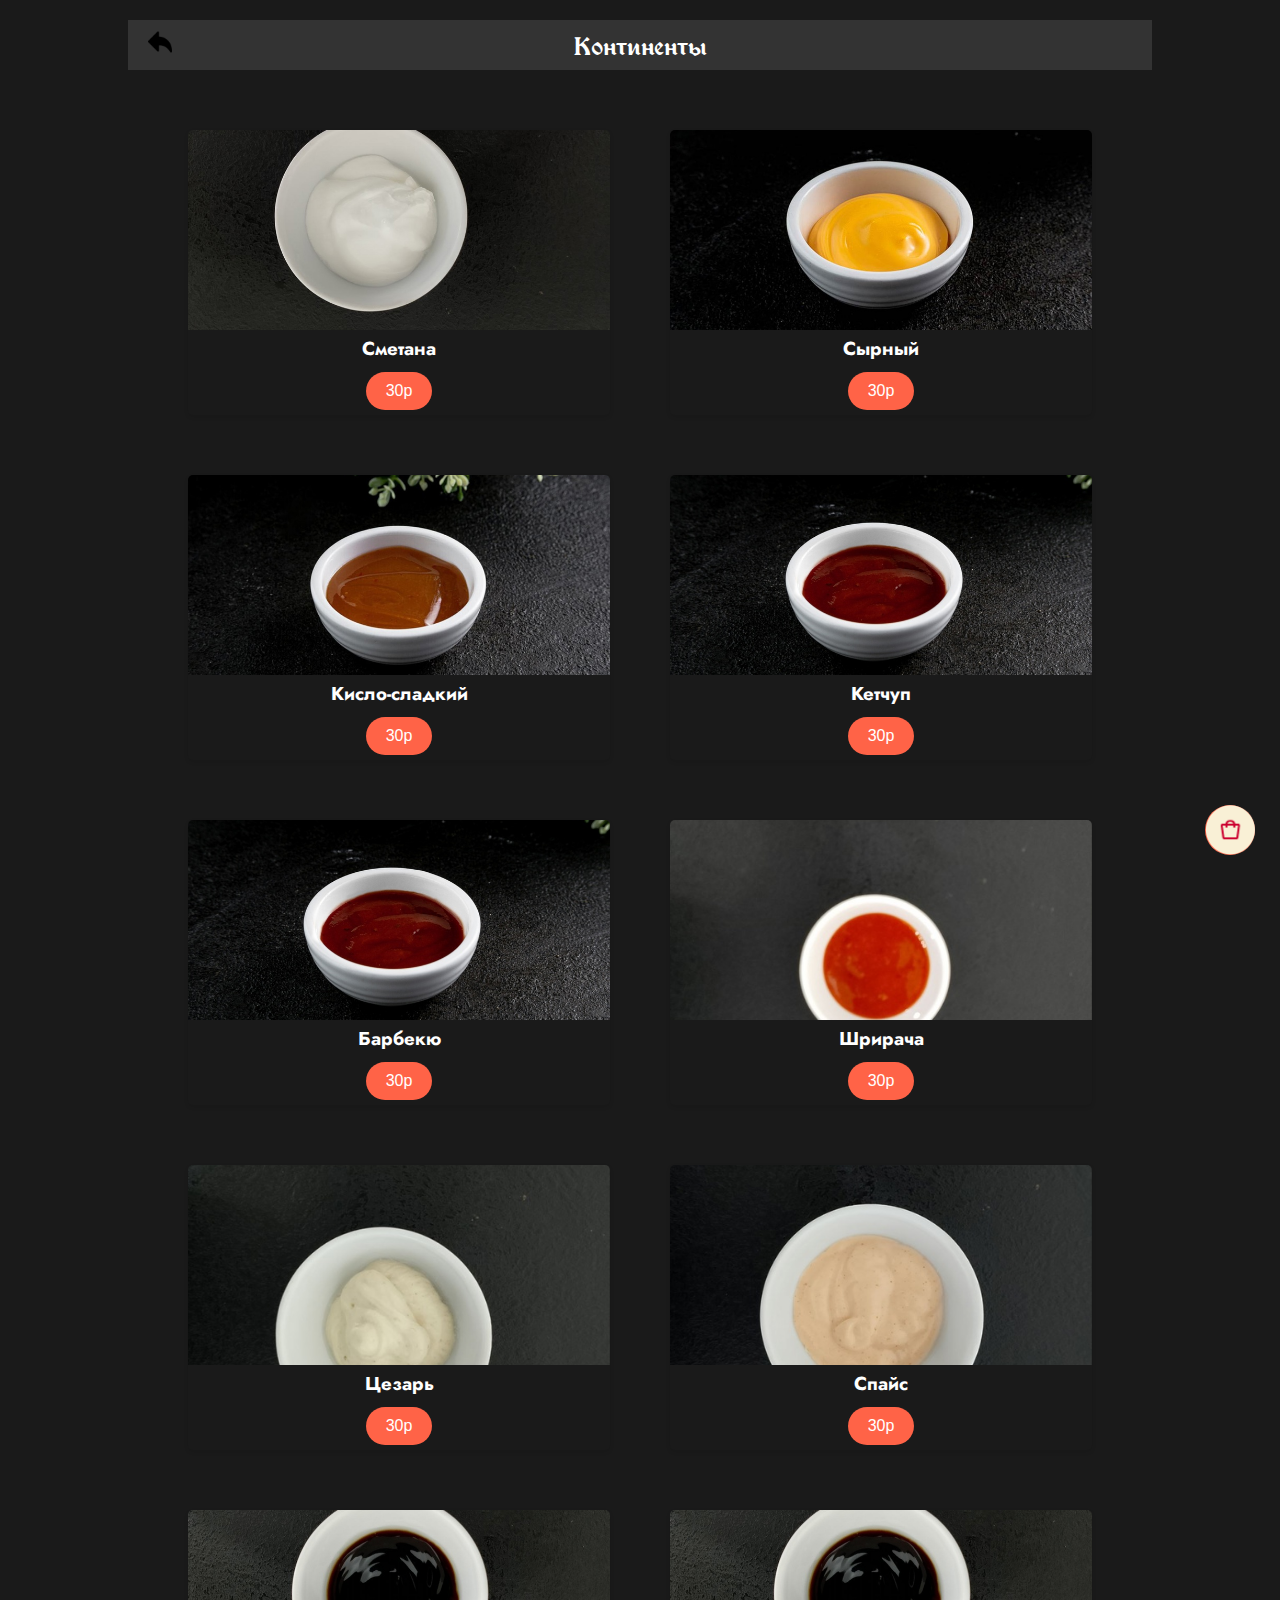
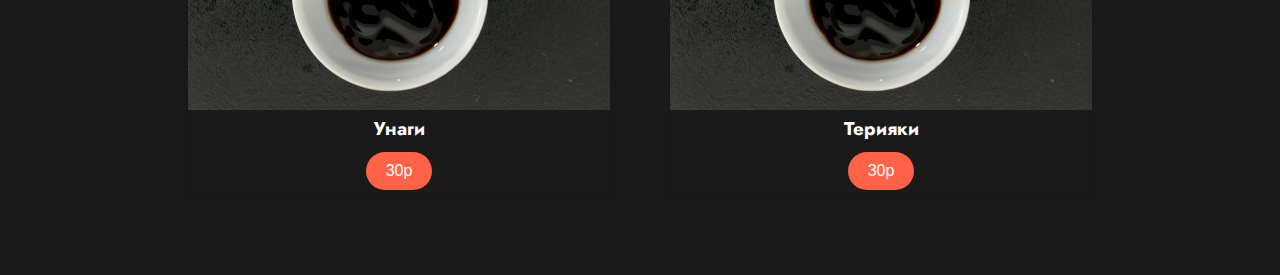
<file: 7.html>
<!DOCTYPE html>
<html lang="en">
<head>
  <meta charset="UTF-8">
  <meta name="viewport" content="width=device-width, initial-scale=1.0">
  <title>Соусы</title>
  <link rel="stylesheet" href="style.css">
</head>
<body id="page7">
  <header>
    <div class="header-text">Континенты</div>
    <nav>
      <ul>
          <li>
              <a href="index.html">
                  <img src="back.png" alt="Назад" style="width: 24px; height: 24px;">
              </a>
          </li>
          <a href="cart.html">
              <div class="cart-btn">
                  <img src="cart.png" alt="Корзина">
              </div>
          </a>
      </ul>
  </nav>
  </header>
  <main>
    <div class="product-grid">
      <div class="product-card" data-name="Сметана" data-price="30">
          <img src="smet.jpg" alt="Сметана">
        <div class="product-details">
          <h3>Сметана</h3>
          <div class="quantity-control" style="display: none;">
            <button class="minus-btn">-</button>
            <span class="quantity">1</span>
            <button class="plus-btn">+</button>
          </div>
          <button class="add-to-cart">30р</button>
        </div>
      </div>
      <div class="product-card" data-name="Сырный" data-price="30">
          <img src="sir.jpg" alt="Сырный">
        <div class="product-details">
          <h3>Сырный</h3>
          <div class="quantity-control" style="display: none;">
            <button class="minus-btn">-</button>
            <span class="quantity">1</span>
            <button class="plus-btn">+</button>
          </div>
          <button class="add-to-cart">30р</button>
        </div>
      </div>
      <div class="product-card" data-name="Кисло-сладкий" data-price="30">
          <img src="kisslad.jpg" alt="Кисло-сладкий">
        <div class="product-details">
          <h3>Кисло-сладкий</h3>
          <div class="quantity-control" style="display: none;">
            <button class="minus-btn">-</button>
            <span class="quantity">1</span>
            <button class="plus-btn">+</button>
          </div>
          <button class="add-to-cart">30р</button>
        </div>
      </div>
      <div class="product-card" data-name="Кетчуп" data-price="30">
          <img src="ket.jpg" alt="Кетчуп">
        <div class="product-details">
          <h3>Кетчуп</h3>
          <div class="quantity-control" style="display: none;">
            <button class="minus-btn">-</button>
            <span class="quantity">1</span>
            <button class="plus-btn">+</button>
          </div>
          <button class="add-to-cart">30р</button>
        </div>
      </div>
      <div class="product-card" data-name="Барбекю" data-price="30">
          <img src="barb.jpg" alt="Барбекю">
        <div class="product-details">
          <h3>Барбекю</h3>
          <div class="quantity-control" style="display: none;">
            <button class="minus-btn">-</button>
            <span class="quantity">1</span>
            <button class="plus-btn">+</button>
          </div>
          <button class="add-to-cart">30р</button>
        </div>
      </div>
      <div class="product-card" data-name="Шрирача" data-price="30">
          <img src="shri.jpg" alt="Шрирача">
        <div class="product-details">
          <h3>Шрирача</h3>
          <div class="quantity-control" style="display: none;">
            <button class="minus-btn">-</button>
            <span class="quantity">1</span>
            <button class="plus-btn">+</button>
          </div>
          <button class="add-to-cart">30р</button>
        </div>
      </div>
      <div class="product-card" data-name="Цезарь" data-price="30">
          <img src="cez.jpg" alt="Цезарь">
        <div class="product-details">
          <h3>Цезарь</h3>
          <div class="quantity-control" style="display: none;">
            <button class="minus-btn">-</button>
            <span class="quantity">1</span>
            <button class="plus-btn">+</button>
          </div>
          <button class="add-to-cart">30р</button>
        </div>
      </div>
      <div class="product-card" data-name="Спайс" data-price="30">
          <img src="spai.jpg" alt="Спайс">
        <div class="product-details">
          <h3>Спайс</h3>
          <div class="quantity-control" style="display: none;">
            <button class="minus-btn">-</button>
            <span class="quantity">1</span>
            <button class="plus-btn">+</button>
          </div>
          <button class="add-to-cart">30р</button>
        </div>
      </div>
      <div class="product-card" data-name="Унаги" data-price="30">
          <img src="ynag.jpg" alt="Унаги">
        <div class="product-details">
          <h3>Унаги</h3>
          <div class="quantity-control" style="display: none;">
            <button class="minus-btn">-</button>
            <span class="quantity">1</span>
            <button class="plus-btn">+</button>
          </div>
          <button class="add-to-cart">30р</button>
        </div>
      </div>
      <div class="product-card" data-name="Терияки" data-price="30">
          <img src="teri.jpg" alt="Терияки">
        <div class="product-details">
          <h3>Терияки</h3>
          <div class="quantity-control" style="display: none;">
            <button class="minus-btn">-</button>
            <span class="quantity">1</span>
            <button class="plus-btn">+</button>
          </div>
          <button class="add-to-cart">30р</button>
        </div>
      </div>
    </div>
  </main>
  <script src="script.js"></script>
</body>
</html>
</file>
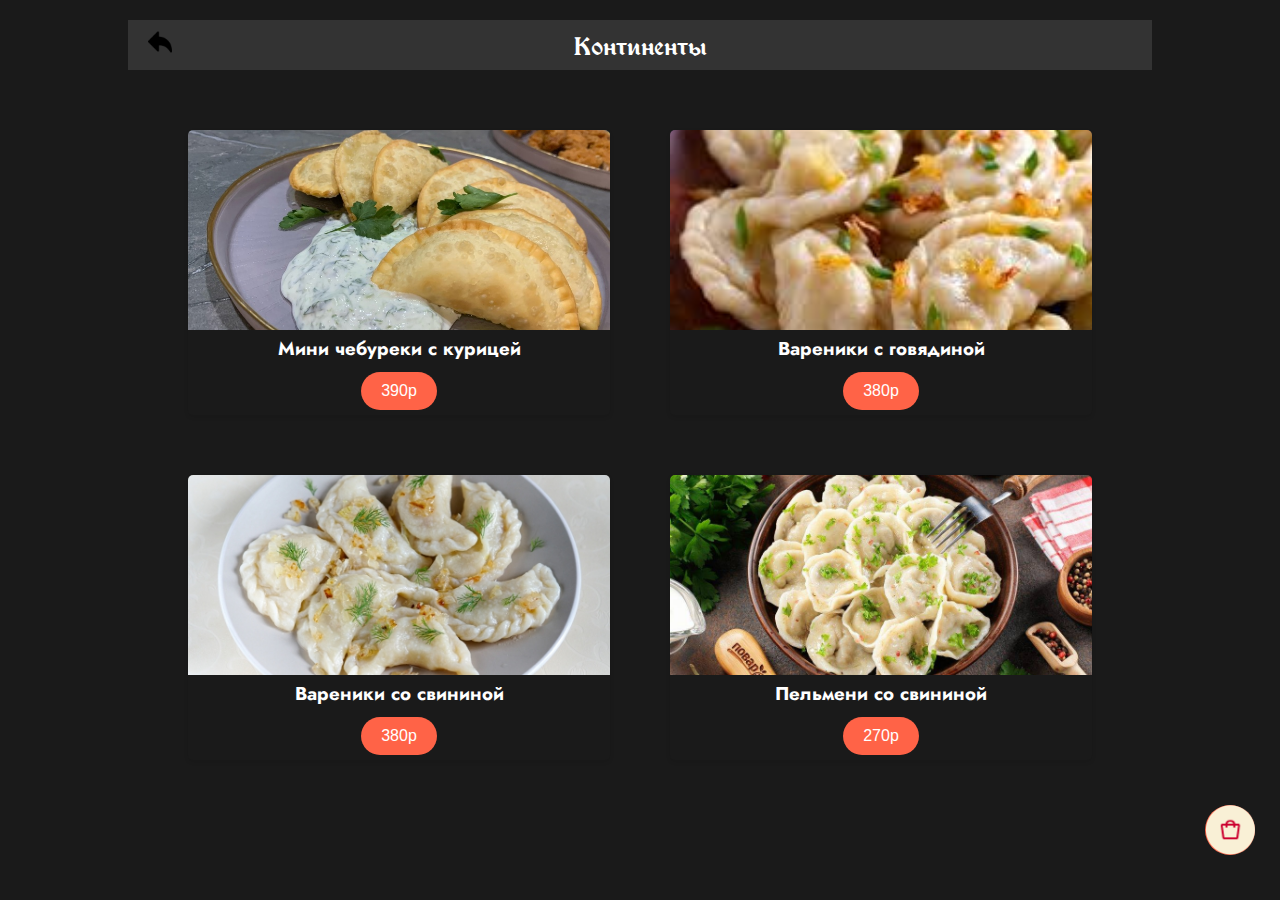
<file: 8.html>
<!DOCTYPE html>
<html lang="en">
<head>
  <meta charset="UTF-8">
  <meta name="viewport" content="width=device-width, initial-scale=1.0">
  <title>Полуфабрикаты</title>
  <link rel="stylesheet" href="style.css">
</head>
<body id="page8">
  <header>
    <div class="header-text">Континенты</div>
    <nav>
      <ul>
          <li>
              <a href="index.html">
                  <img src="back.png" alt="Назад" style="width: 24px; height: 24px;">
              </a>
          </li>
          <a href="cart.html">
              <div class="cart-btn">
                  <img src="cart.png" alt="Корзина">
              </div>
          </a>
      </ul>
  </nav>
  </header>
  <main>
    <div class="product-grid">
      <div class="product-card" data-name="Мини чебуреки с курицей" data-price="390">
          <img src="chebmin.jpg" alt="Мини чебуреки с курицей">
        <div class="product-details">
          <h3>Мини чебуреки с курицей</h3>
          <div class="quantity-control" style="display: none;">
            <button class="minus-btn">-</button>
            <span class="quantity">1</span>
            <button class="plus-btn">+</button>
          </div>
          <button class="add-to-cart">390р</button>
        </div>
      </div>
      <div class="product-card" data-name="Вареники с говядиной" data-price="380">
          <img src="varen1.jpg" alt="Вареники с говядиной">
        <div class="product-details">
          <h3>Вареники с говядиной</h3>
          <div class="quantity-control" style="display: none;">
            <button class="minus-btn">-</button>
            <span class="quantity">1</span>
            <button class="plus-btn">+</button>
          </div>
          <button class="add-to-cart">380р</button>
        </div>
      </div>
      <div class="product-card" data-name="Вареники со свининой" data-price="380">
        <img src="varen2.jpeg" alt="Вареники со свининой">
      <div class="product-details">
        <h3>Вареники со свининой</h3>
        <div class="quantity-control" style="display: none;">
          <button class="minus-btn">-</button>
          <span class="quantity">1</span>
          <button class="plus-btn">+</button>
        </div>
        <button class="add-to-cart">380р</button>
      </div>
    </div>
      <div class="product-card" data-name="Пельмени со свининой" data-price="270">
          <img src="pelmeni_s_gruzdyami-811891.jpg" alt="Пельмени со свининой">
        <div class="product-details">
          <h3>Пельмени со свининой</h3>
          <div class="quantity-control" style="display: none;">
            <button class="minus-btn">-</button>
            <span class="quantity">1</span>
            <button class="plus-btn">+</button>
          </div>
          <button class="add-to-cart">270р</button>
        </div>
      </div>
    </div>
  </main>

  <div id="product-modal" class="modal">
    <div class="modal-content">
        <span class="close-btn">&times;</span>
        <h2 id="modal-title"></h2>
        <p id="modal-description"></p>
    </div>
</div>

  <script src="script.js"></script>
</body>
</html>
</file>
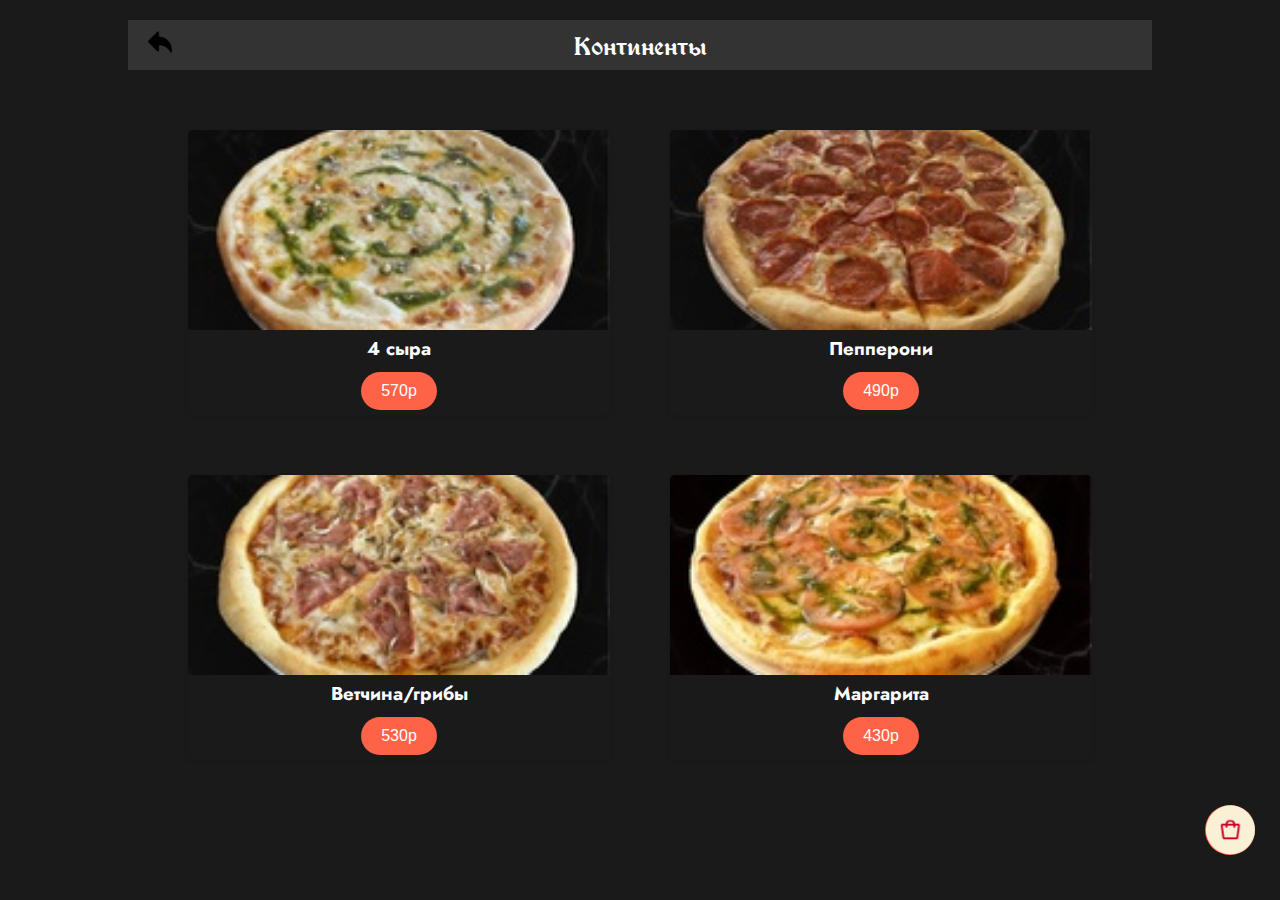
<file: 9.html>
<!DOCTYPE html>
<html lang="en">
<head>
  <meta charset="UTF-8">
  <meta name="viewport" content="width=device-width, initial-scale=1.0">
  <title>Пицца</title>
  <link rel="stylesheet" href="style.css">
</head>
<body id="page5">
  <header>
    <div class="header-text">Континенты</div>
    <nav>
      <ul>
          <li>
              <a href="index.html">
                  <img src="back.png" alt="Назад" style="width: 24px; height: 24px;">
              </a>
          </li>
          <a href="cart.html">
              <div class="cart-btn">
                  <img src="cart.png" alt="Корзина">
              </div>
          </a>
      </ul>
  </nav>
  </header>
  <main>
    <div class="product-grid">
      <div class="product-card" data-name="4 сыра" data-price="570">
          <img src="4s.jpg" alt="4 сыра">
        <div class="product-details">
          <h3>4 сыра</h3>
          <div class="quantity-control" style="display: none;">
            <button class="minus-btn">-</button>
            <span class="quantity">1</span>
            <button class="plus-btn">+</button>
          </div>
          <button class="add-to-cart">570р</button>
        </div>
      </div>
      <div class="product-card" data-name="Пепперони" data-price="490">
          <img src="pep.jpg" alt="Пепперони">
        <div class="product-details">
          <h3>Пепперони</h3>
          <div class="quantity-control" style="display: none;">
            <button class="minus-btn">-</button>
            <span class="quantity">1</span>
            <button class="plus-btn">+</button>
          </div>
          <button class="add-to-cart">490р</button>
        </div>
      </div>
      <div class="product-card" data-name="Ветчина/грибы" data-price="530">
          <img src="gribb.jpg" alt="Ветчина/грибы">
        <div class="product-details">
          <h3>Ветчина/грибы</h3>
          <div class="quantity-control" style="display: none;">
            <button class="minus-btn">-</button>
            <span class="quantity">1</span>
            <button class="plus-btn">+</button>
          </div>
          <button class="add-to-cart">530р</button>
        </div>
      </div>
      <div class="product-card" data-name="Маргарита" data-price="430">
        <img src="marg.jpg" alt="Маргарита">
      <div class="product-details">
        <h3>Маргарита</h3>
        <div class="quantity-control" style="display: none;">
          <button class="minus-btn">-</button>
          <span class="quantity">1</span>
          <button class="plus-btn">+</button>
        </div>
        <button class="add-to-cart">430р</button>
      </div>
    </div>
    </div>
  </main>

  <div id="product-modal" class="modal">
    <div class="modal-content">
        <span class="close-btn">&times;</span>
        <h2 id="modal-title"></h2>
        <p id="modal-description"></p>
    </div>
</div>

  <script src="script.js"></script>
</body>
</html>
</file>
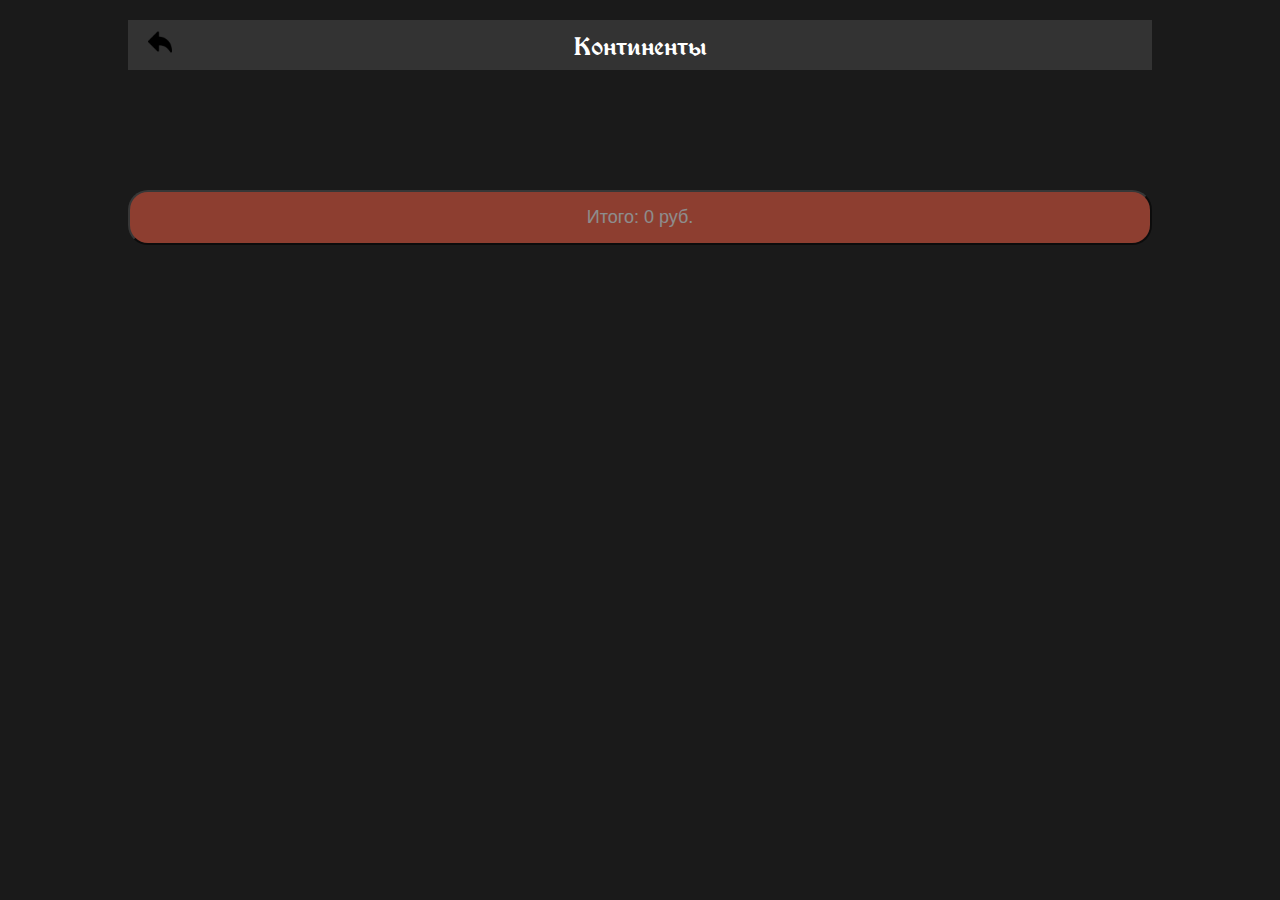
<file: cart.html>
<!DOCTYPE html>
<html lang="en">
<head>
    <meta charset="UTF-8">
    <meta name="viewport" content="width=device-width, initial-scale=1.0">
    <title>Корзина</title>
    <link rel="stylesheet" href="style.css">
    <script src="https://telegram.org/js/telegram-web-app.js"></script>
</head>
<body>
    <header>
      <div class="header-text">Континенты</div>
      <nav>
        <ul>
            <li>
                <a href="index.html">
                    <img src="back.png" alt="Назад" style="width: 24px; height: 24px;">
                </a>
            </li>
        </ul>
    </nav>
    </header>
    <main>
        <div id="cart-items" class="product-grid"></div>
        <button id="cart-total">Итого: <span id="total-price">0</span> руб.</button>
    </main>
    <script src="cart.js"></script>
</body>
</html>
</file>
<file: style.css>
@import url('https://fonts.googleapis.com/css2?family=Jost:wght@400;500;700;900&display=swap');

/* Базовые стили */
body {
    margin: 0;
    padding: 0;
    font-family: 'Jost', sans-serif;
    background-color: #1a1a1a;
    color: #fff;
}

/* Стили для шапки */
header {
  background-color: #333;
  padding: 10px;
  position: relative; /* Добавлено для позиционирования текста */
}

@font-face {
  font-family: 'Vinque';
  src: url('vinque.otf') format('opentype');
  font-weight: normal;
  font-style: normal;
}

.header-text {
  font-family: 'Vinque', sans-serif;
  font-size: 24px;
  color: #fff;
  text-align: center;
  position: absolute;
  top: 50%;
  left: 50%;
  transform: translate(-50%, -50%);
}

nav ul {
    list-style-type: none;
    margin: 0;
    padding: 0;
    display: flex;
    justify-content: space-between;
    align-items: center;
}

nav li {
    margin-right: 20px;
}

nav a {
    color: #fff;
    text-decoration: none;
    padding: 5px 10px;
    border-radius: 5px;
    transition: background-color 0.3s ease;
}

nav a:hover {
    background-color: #555;
}

.cart-btn {
  position: fixed;
  bottom: 45px; 
  right: 25px; 
  width: 50px;
  height: 50px;
  border-radius: 50%;
  background-color: #ff6347;
  display: flex;
  justify-content: center;
  align-items: center;
  cursor: pointer;
  z-index: 100; /* Обеспечивает отображение кнопки поверх других элементов */
}

.cart-btn img {
  width: 50px;
  height: 50px;
}

/* Стили для карточек продуктов */
.product-grid {
    display: grid;
    grid-template-columns: repeat(2, 1fr);
    grid-gap: 60px;
    justify-content: center;
    margin: 60px;
    background-color: transparent;
}

.product-card {
    border-radius: 5px;
    overflow: hidden;
    box-shadow: 0 2px 4px rgba(0, 0, 0, 0.1);
    display: flex;
    flex-direction: column;
    height: 100%;
    text-decoration: none;
}

.product-card img {
    width: 100%;
    height: 200px;
    object-fit: cover;
}

.product-details {
    display: flex;
    flex-direction: column;
    align-items: center;
    gap: 10px;
    padding: 5px;
    box-sizing: border-box;
}

.product-details h3 {
    margin-top: 0;
    margin-bottom: 0;
    text-align: center;
}

.quantity-control {
    display: flex;
    align-items: center;
    margin-bottom: 0;
}

.quantity-control button {
    background-color: #ff6347;
    color: #fff;
    border: none;
    padding: 8px 14px;
    cursor: pointer;
    transition: background-color 0.3s ease;
    border-radius: 20px;
}

.quantity-control button:hover {
    background-color: #e65c4f;
}

.quantity-control .quantity {
    margin: 0 10px;
    font-size: 16px;
}

.add-to-cart {
    background-color: #ff6347;
    color: #fff;
    border: none;
    padding: 10px 20px;
    cursor: pointer;
    transition: background-color 0.3s ease;
    text-decoration: none;
    border-radius: 20px;
    display: inline-flex;
    align-items: center;
    justify-content: center;
    font-size: 16px;
    margin-top: 0;
    margin-bottom: 0;
}

.add-to-cart span {
    text-align: center;
}

.add-to-cart:hover {
    background-color: #e65c4f;
}

/* Медиа-запросы для адаптивности */
@media (max-width: 512px) {
    body {
        width: 100%;
        max-width: 512px;
        box-sizing: border-box;
        padding: 5px;
    }

    .product-grid {
        grid-template-columns: repeat(2, 1fr);
        grid-gap: 20px;
        margin: 20px;
    }
}

@media (min-width: 512px) and (max-width: 768px) {
    body {
        width: 100%;
        max-width: 768px;
        box-sizing: border-box;
        padding: 10px;
    }

    .product-grid {
        grid-template-columns: repeat(2, 1fr);
        grid-gap: 40px;
        margin: 40px;
    }
}

@media (min-width: 768px) {
    body {
        width: 100%;
        max-width: 1024px;
        margin: 0 auto;
        padding: 20px;
    }

    .product-grid {
        grid-template-columns: repeat(2, 1fr);
        grid-gap: 60px;
        margin: 60px;
    }
}

/* Стили для кнопки "Итого" */
#cart-total {
    position: sticky;
    bottom: 0;
    width: 100%;
    background-color: #ff6347;
    padding: 15px;
    text-align: center;
    border-radius: 20px;
    color: #fff;
    font-size: 18px;
    z-index: 1;
}

#cart-total:hover {
    background-color: #e65c4f;
}

/* Стили для модального окна */
.modal {
  display: none;
  position: fixed;
  z-index: 1000;
  left: 0;
  top: 0;
  width: 100%;
  height: 100%;
  overflow: auto;
  background-color: rgba(0, 0, 0, 0.5);
}

.modal-content {
  background-color: #333; /* Цвет фона модального окна */
  margin: 15% auto;
  padding: 20px;
  border-radius: 10px; /* Закругление углов */
  max-width: 80%; /* Максимальная ширина модального окна */
  color: #fff; /* Цвет текста */
}

.close-btn {
  color: #aaa;
  float: right;
  font-size: 28px;
  font-weight: bold;
}

.close-btn:hover,
.close-btn:focus {
  color: #fff; /* Цвет крестика при наведении */
  text-decoration: none;
  cursor: pointer;
}
</file>
